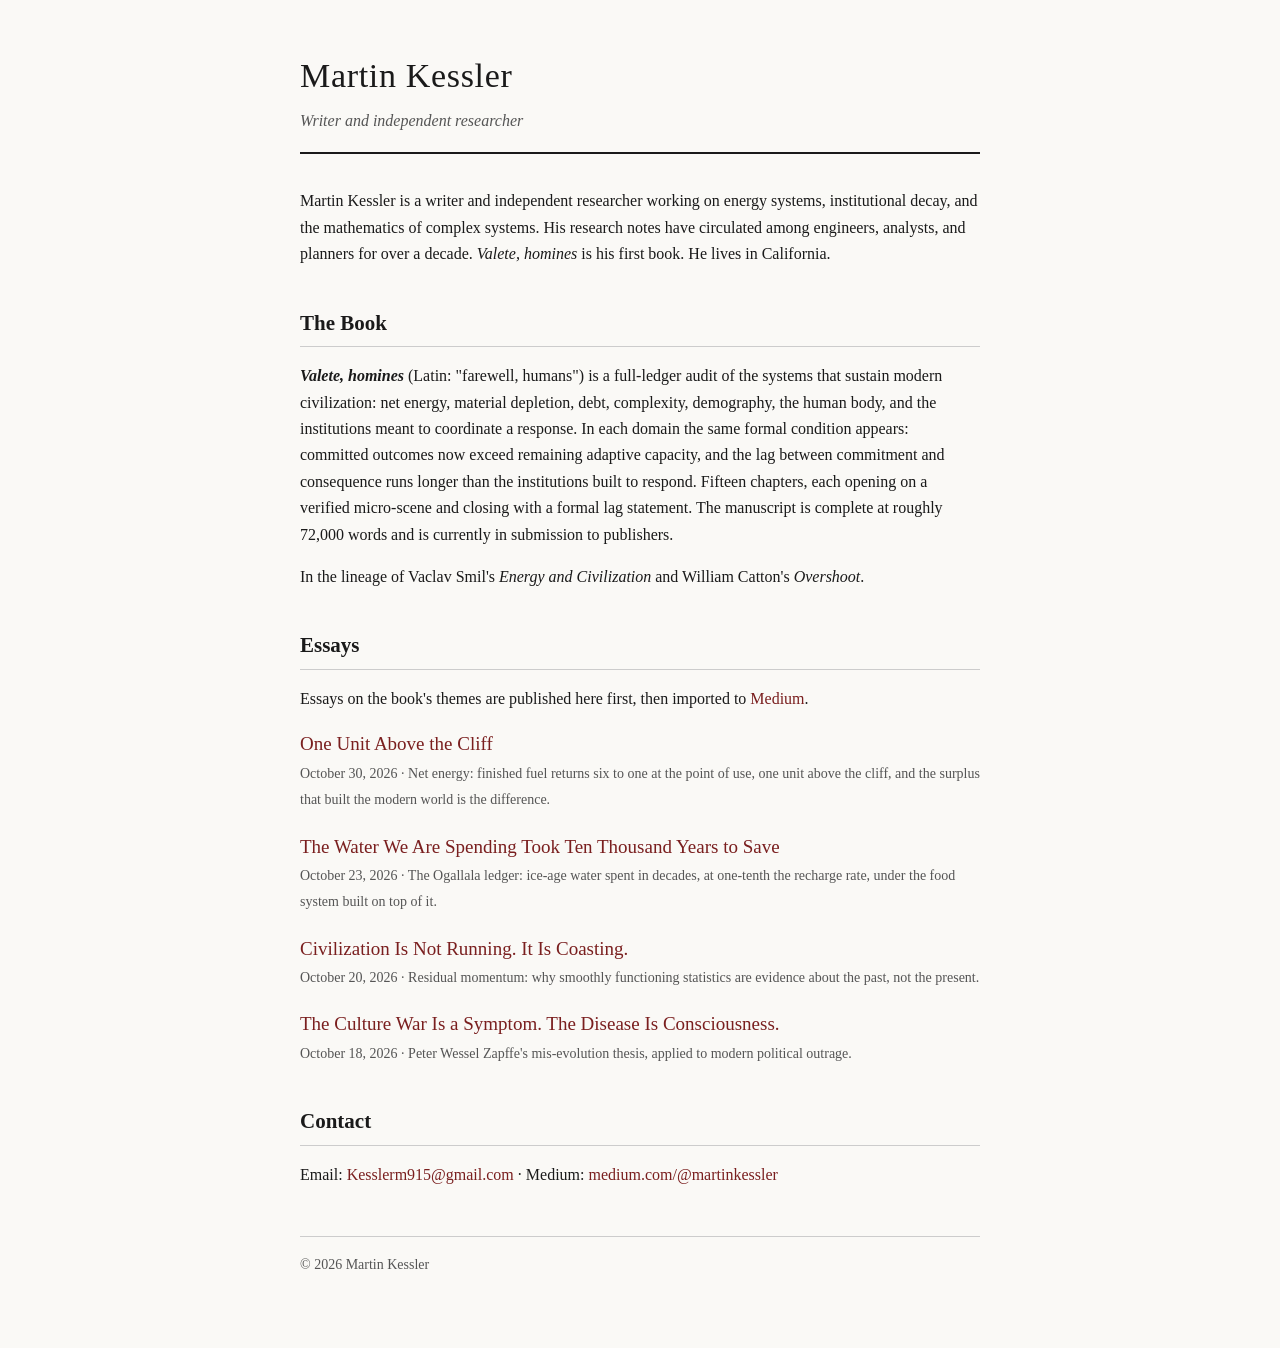
<file: index.html>
<!DOCTYPE html>
<html lang="en">
<head>
<meta charset="utf-8">
<meta name="viewport" content="width=device-width, initial-scale=1">
<title>Martin Kessler — Writer and Independent Researcher</title>
<meta name="description" content="Martin Kessler is a writer and independent researcher working on energy systems, institutional decay, and the mathematics of complex systems. Author of Valete, homines.">
<meta name="author" content="Martin Kessler">
<link rel="stylesheet" href="style.css">
</head>
<body>
<div class="wrap">
<header class="site">
<p class="name">Martin Kessler</p>
<p class="role">Writer and independent researcher</p>
</header>

<p>Martin Kessler is a writer and independent researcher working on energy systems, institutional decay, and the mathematics of complex systems. His research notes have circulated among engineers, analysts, and planners for over a decade. <i>Valete, homines</i> is his first book. He lives in California.</p>

<h2>The Book</h2>
<p><b><i>Valete, homines</i></b> (Latin: "farewell, humans") is a full-ledger audit of the systems that sustain modern civilization: net energy, material depletion, debt, complexity, demography, the human body, and the institutions meant to coordinate a response. In each domain the same formal condition appears: committed outcomes now exceed remaining adaptive capacity, and the lag between commitment and consequence runs longer than the institutions built to respond. Fifteen chapters, each opening on a verified micro-scene and closing with a formal lag statement. The manuscript is complete at roughly 72,000 words and is currently in submission to publishers.</p>
<p>In the lineage of Vaclav Smil's <i>Energy and Civilization</i> and William Catton's <i>Overshoot</i>.</p>

<h2>Essays</h2>
<p>Essays on the book's themes are published here first, then imported to <a href="https://medium.com/@martinkessler">Medium</a>.</p>
<ul class="essay-list">
<li><a class="t" href="essays/one-unit-above-the-cliff.html">One Unit Above the Cliff</a><br>
<span class="d">October 30, 2026 · Net energy: finished fuel returns six to one at the point of use, one unit above the cliff, and the surplus that built the modern world is the difference.</span></li>
<li><a class="t" href="essays/the-water-we-are-spending.html">The Water We Are Spending Took Ten Thousand Years to Save</a><br>
<span class="d">October 23, 2026 · The Ogallala ledger: ice-age water spent in decades, at one-tenth the recharge rate, under the food system built on top of it.</span></li>
<li><a class="t" href="essays/civilization-is-not-running-it-is-coasting.html">Civilization Is Not Running. It Is Coasting.</a><br>
<span class="d">October 20, 2026 · Residual momentum: why smoothly functioning statistics are evidence about the past, not the present.</span></li>
<li><a class="t" href="essays/the-culture-war-is-a-symptom.html">The Culture War Is a Symptom. The Disease Is Consciousness.</a><br>
<span class="d">October 18, 2026 · Peter Wessel Zapffe's mis-evolution thesis, applied to modern political outrage.</span></li>
</ul>

<h2>Contact</h2>
<p>Email: <a href="mailto:Kesslerm915@gmail.com">Kesslerm915@gmail.com</a> · Medium: <a href="https://medium.com/@martinkessler">medium.com/@martinkessler</a></p>

<footer class="site">© 2026 Martin Kessler</footer>
</div>
</body>
</html>
</file>
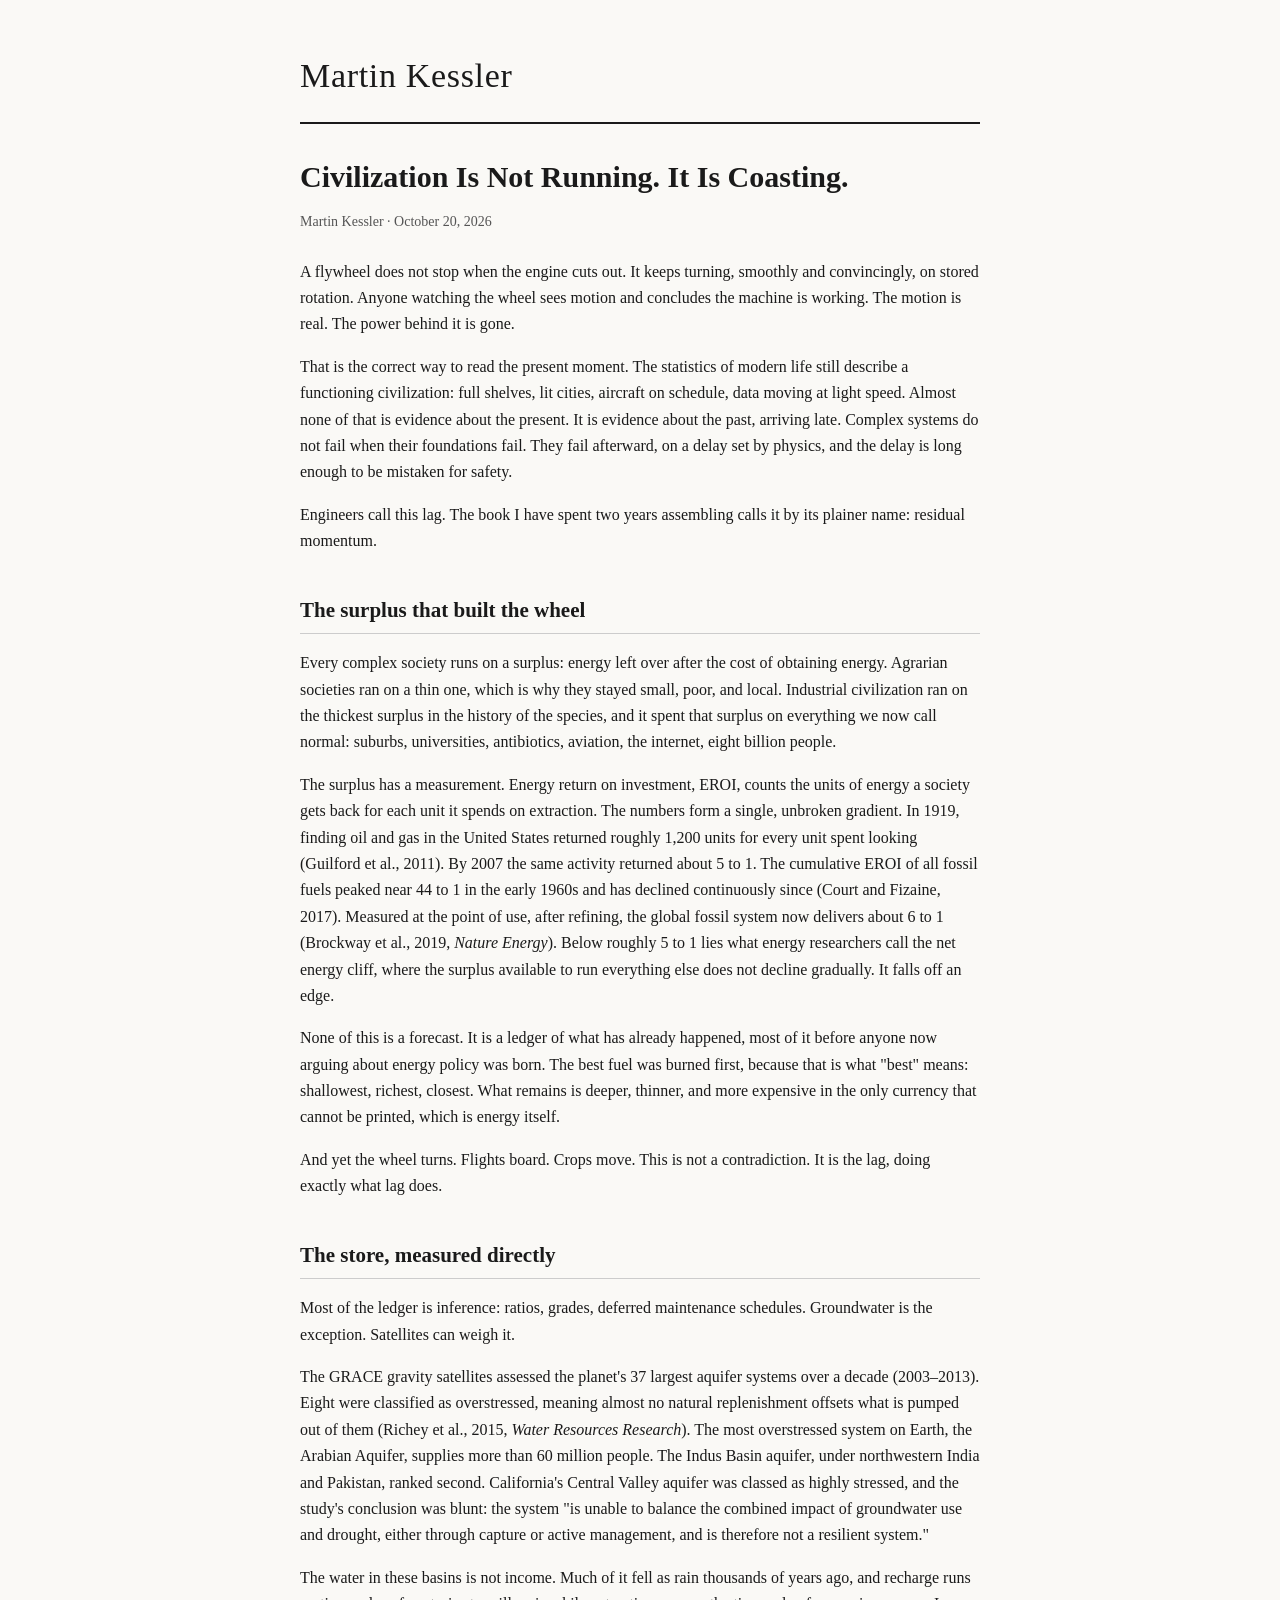
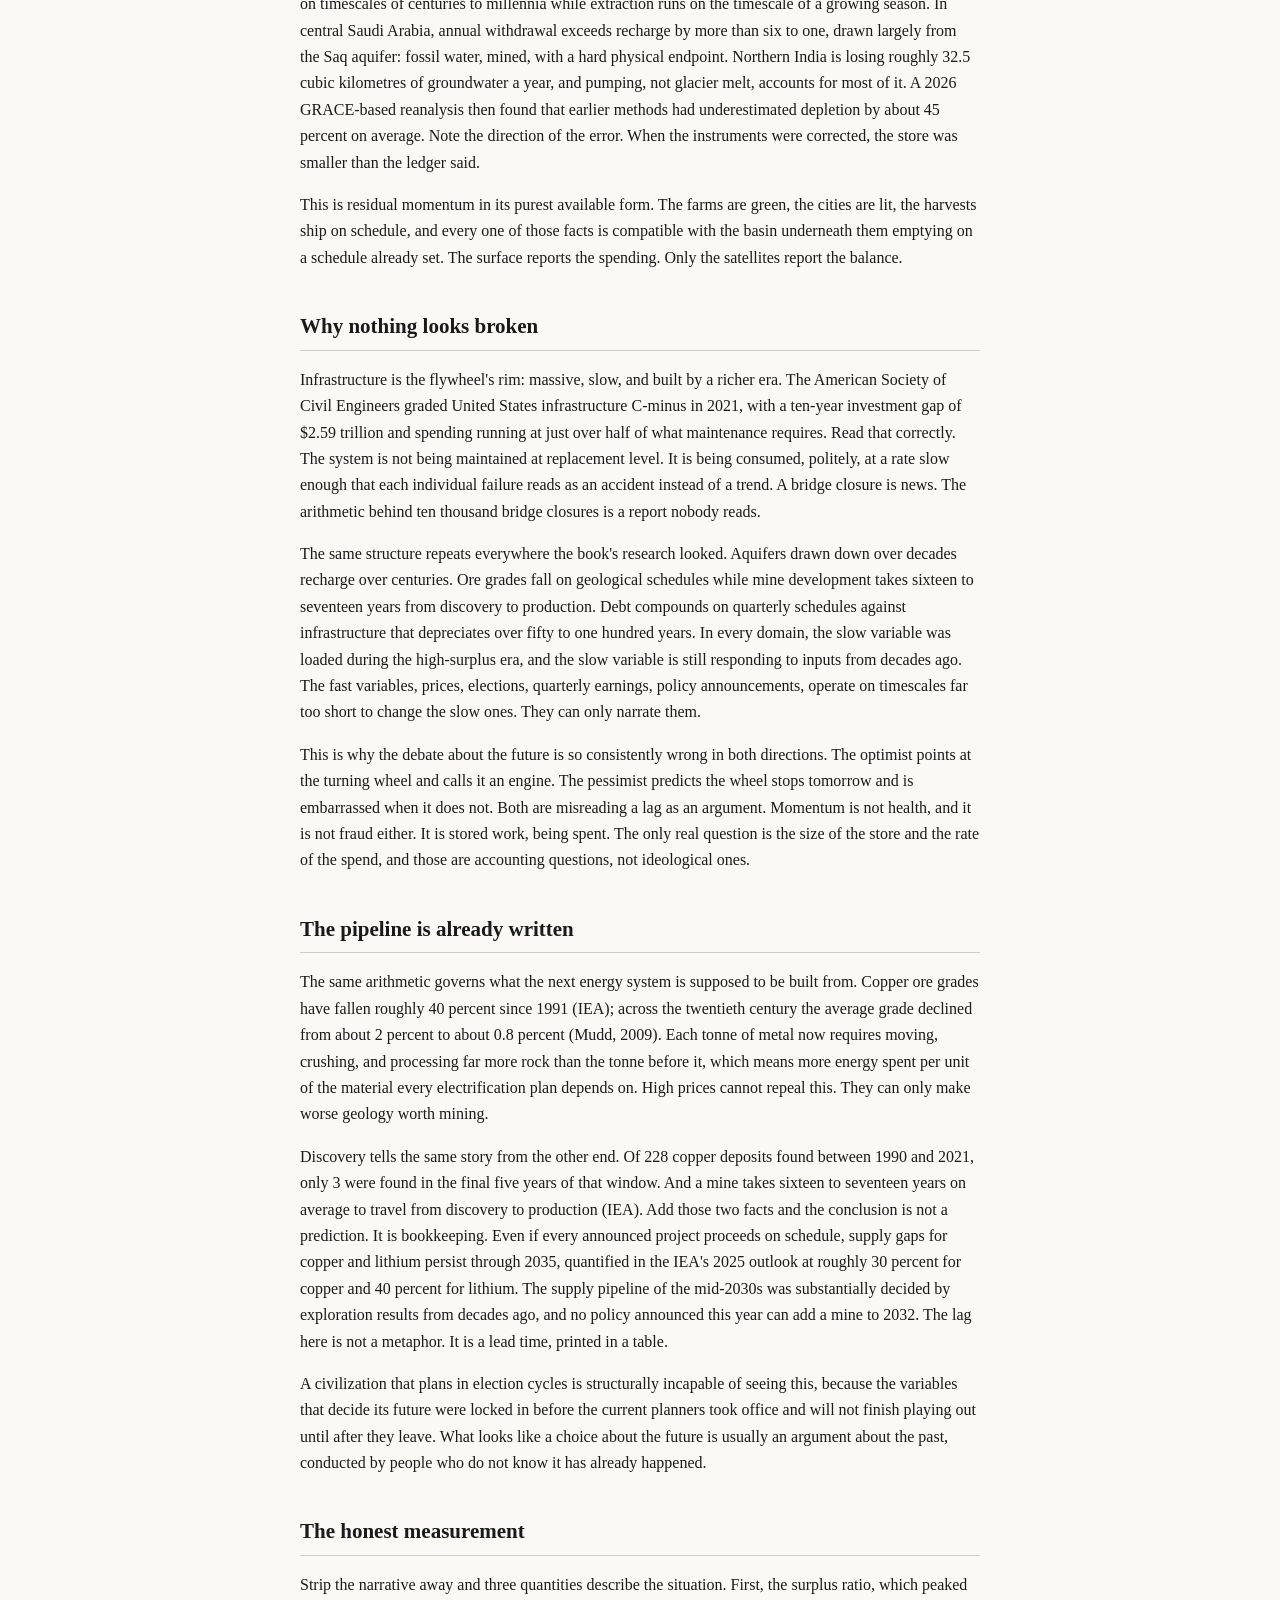
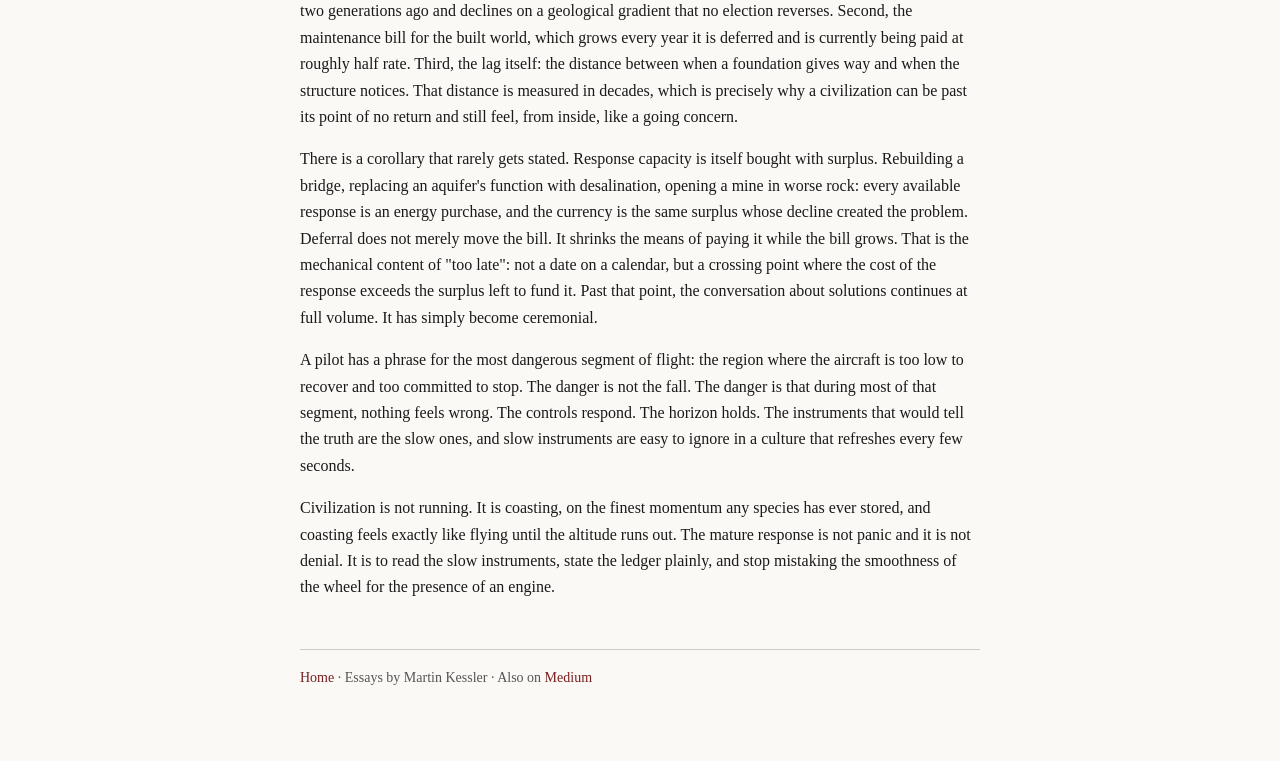
<file: essays/civilization-is-not-running-it-is-coasting.html>
<!DOCTYPE html>
<html lang="en">
<head>
<meta charset="utf-8">
<meta name="viewport" content="width=device-width, initial-scale=1">
<title>Civilization Is Not Running. It Is Coasting. — Martin Kessler</title>
<meta name="author" content="Martin Kessler">
<meta property="og:title" content="Civilization Is Not Running. It Is Coasting.">
<meta property="og:type" content="article">
<meta property="og:author" content="Martin Kessler">
<link rel="stylesheet" href="../style.css">
</head>
<body>
<div class="wrap">
<header class="site"><p class="name"><a href="../index.html" style="color:#1a1a1a">Martin Kessler</a></p></header>
<article>
<h1>Civilization Is Not Running. It Is Coasting.</h1>
<p class="byline">Martin Kessler · October 20, 2026</p>
<p>A flywheel does not stop when the engine cuts out. It keeps turning, smoothly and convincingly, on stored rotation. Anyone watching the wheel sees motion and concludes the machine is working. The motion is real. The power behind it is gone.</p>
<p>That is the correct way to read the present moment. The statistics of modern life still describe a functioning civilization: full shelves, lit cities, aircraft on schedule, data moving at light speed. Almost none of that is evidence about the present. It is evidence about the past, arriving late. Complex systems do not fail when their foundations fail. They fail afterward, on a delay set by physics, and the delay is long enough to be mistaken for safety.</p>
<p>Engineers call this lag. The book I have spent two years assembling calls it by its plainer name: residual momentum.</p>
<h2>The surplus that built the wheel</h2>
<p>Every complex society runs on a surplus: energy left over after the cost of obtaining energy. Agrarian societies ran on a thin one, which is why they stayed small, poor, and local. Industrial civilization ran on the thickest surplus in the history of the species, and it spent that surplus on everything we now call normal: suburbs, universities, antibiotics, aviation, the internet, eight billion people.</p>
<p>The surplus has a measurement. Energy return on investment, EROI, counts the units of energy a society gets back for each unit it spends on extraction. The numbers form a single, unbroken gradient. In 1919, finding oil and gas in the United States returned roughly 1,200 units for every unit spent looking (Guilford et al., 2011). By 2007 the same activity returned about 5 to 1. The cumulative EROI of all fossil fuels peaked near 44 to 1 in the early 1960s and has declined continuously since (Court and Fizaine, 2017). Measured at the point of use, after refining, the global fossil system now delivers about 6 to 1 (Brockway et al., 2019, <em>Nature Energy</em>). Below roughly 5 to 1 lies what energy researchers call the net energy cliff, where the surplus available to run everything else does not decline gradually. It falls off an edge.</p>
<p>None of this is a forecast. It is a ledger of what has already happened, most of it before anyone now arguing about energy policy was born. The best fuel was burned first, because that is what "best" means: shallowest, richest, closest. What remains is deeper, thinner, and more expensive in the only currency that cannot be printed, which is energy itself.</p>
<p>And yet the wheel turns. Flights board. Crops move. This is not a contradiction. It is the lag, doing exactly what lag does.</p>
<h2>The store, measured directly</h2>
<p>Most of the ledger is inference: ratios, grades, deferred maintenance schedules. Groundwater is the exception. Satellites can weigh it.</p>
<p>The GRACE gravity satellites assessed the planet's 37 largest aquifer systems over a decade (2003–2013). Eight were classified as overstressed, meaning almost no natural replenishment offsets what is pumped out of them (Richey et al., 2015, <em>Water Resources Research</em>). The most overstressed system on Earth, the Arabian Aquifer, supplies more than 60 million people. The Indus Basin aquifer, under northwestern India and Pakistan, ranked second. California's Central Valley aquifer was classed as highly stressed, and the study's conclusion was blunt: the system "is unable to balance the combined impact of groundwater use and drought, either through capture or active management, and is therefore not a resilient system."</p>
<p>The water in these basins is not income. Much of it fell as rain thousands of years ago, and recharge runs on timescales of centuries to millennia while extraction runs on the timescale of a growing season. In central Saudi Arabia, annual withdrawal exceeds recharge by more than six to one, drawn largely from the Saq aquifer: fossil water, mined, with a hard physical endpoint. Northern India is losing roughly 32.5 cubic kilometres of groundwater a year, and pumping, not glacier melt, accounts for most of it. A 2026 GRACE-based reanalysis then found that earlier methods had underestimated depletion by about 45 percent on average. Note the direction of the error. When the instruments were corrected, the store was smaller than the ledger said.</p>
<p>This is residual momentum in its purest available form. The farms are green, the cities are lit, the harvests ship on schedule, and every one of those facts is compatible with the basin underneath them emptying on a schedule already set. The surface reports the spending. Only the satellites report the balance.</p>
<h2>Why nothing looks broken</h2>
<p>Infrastructure is the flywheel's rim: massive, slow, and built by a richer era. The American Society of Civil Engineers graded United States infrastructure C-minus in 2021, with a ten-year investment gap of $2.59 trillion and spending running at just over half of what maintenance requires. Read that correctly. The system is not being maintained at replacement level. It is being consumed, politely, at a rate slow enough that each individual failure reads as an accident instead of a trend. A bridge closure is news. The arithmetic behind ten thousand bridge closures is a report nobody reads.</p>
<p>The same structure repeats everywhere the book's research looked. Aquifers drawn down over decades recharge over centuries. Ore grades fall on geological schedules while mine development takes sixteen to seventeen years from discovery to production. Debt compounds on quarterly schedules against infrastructure that depreciates over fifty to one hundred years. In every domain, the slow variable was loaded during the high-surplus era, and the slow variable is still responding to inputs from decades ago. The fast variables, prices, elections, quarterly earnings, policy announcements, operate on timescales far too short to change the slow ones. They can only narrate them.</p>
<p>This is why the debate about the future is so consistently wrong in both directions. The optimist points at the turning wheel and calls it an engine. The pessimist predicts the wheel stops tomorrow and is embarrassed when it does not. Both are misreading a lag as an argument. Momentum is not health, and it is not fraud either. It is stored work, being spent. The only real question is the size of the store and the rate of the spend, and those are accounting questions, not ideological ones.</p>
<h2>The pipeline is already written</h2>
<p>The same arithmetic governs what the next energy system is supposed to be built from. Copper ore grades have fallen roughly 40 percent since 1991 (IEA); across the twentieth century the average grade declined from about 2 percent to about 0.8 percent (Mudd, 2009). Each tonne of metal now requires moving, crushing, and processing far more rock than the tonne before it, which means more energy spent per unit of the material every electrification plan depends on. High prices cannot repeal this. They can only make worse geology worth mining.</p>
<p>Discovery tells the same story from the other end. Of 228 copper deposits found between 1990 and 2021, only 3 were found in the final five years of that window. And a mine takes sixteen to seventeen years on average to travel from discovery to production (IEA). Add those two facts and the conclusion is not a prediction. It is bookkeeping. Even if every announced project proceeds on schedule, supply gaps for copper and lithium persist through 2035, quantified in the IEA's 2025 outlook at roughly 30 percent for copper and 40 percent for lithium. The supply pipeline of the mid-2030s was substantially decided by exploration results from decades ago, and no policy announced this year can add a mine to 2032. The lag here is not a metaphor. It is a lead time, printed in a table.</p>
<p>A civilization that plans in election cycles is structurally incapable of seeing this, because the variables that decide its future were locked in before the current planners took office and will not finish playing out until after they leave. What looks like a choice about the future is usually an argument about the past, conducted by people who do not know it has already happened.</p>
<h2>The honest measurement</h2>
<p>Strip the narrative away and three quantities describe the situation. First, the surplus ratio, which peaked two generations ago and declines on a geological gradient that no election reverses. Second, the maintenance bill for the built world, which grows every year it is deferred and is currently being paid at roughly half rate. Third, the lag itself: the distance between when a foundation gives way and when the structure notices. That distance is measured in decades, which is precisely why a civilization can be past its point of no return and still feel, from inside, like a going concern.</p>
<p>There is a corollary that rarely gets stated. Response capacity is itself bought with surplus. Rebuilding a bridge, replacing an aquifer's function with desalination, opening a mine in worse rock: every available response is an energy purchase, and the currency is the same surplus whose decline created the problem. Deferral does not merely move the bill. It shrinks the means of paying it while the bill grows. That is the mechanical content of "too late": not a date on a calendar, but a crossing point where the cost of the response exceeds the surplus left to fund it. Past that point, the conversation about solutions continues at full volume. It has simply become ceremonial.</p>
<p>A pilot has a phrase for the most dangerous segment of flight: the region where the aircraft is too low to recover and too committed to stop. The danger is not the fall. The danger is that during most of that segment, nothing feels wrong. The controls respond. The horizon holds. The instruments that would tell the truth are the slow ones, and slow instruments are easy to ignore in a culture that refreshes every few seconds.</p>
<p>Civilization is not running. It is coasting, on the finest momentum any species has ever stored, and coasting feels exactly like flying until the altitude runs out. The mature response is not panic and it is not denial. It is to read the slow instruments, state the ledger plainly, and stop mistaking the smoothness of the wheel for the presence of an engine.</p>
</article>
<footer class="site"><a href="../index.html">Home</a> · Essays by Martin Kessler · Also on <a href="https://medium.com/@martinkessler">Medium</a></footer>
</div>
</body>
</html>
</file>
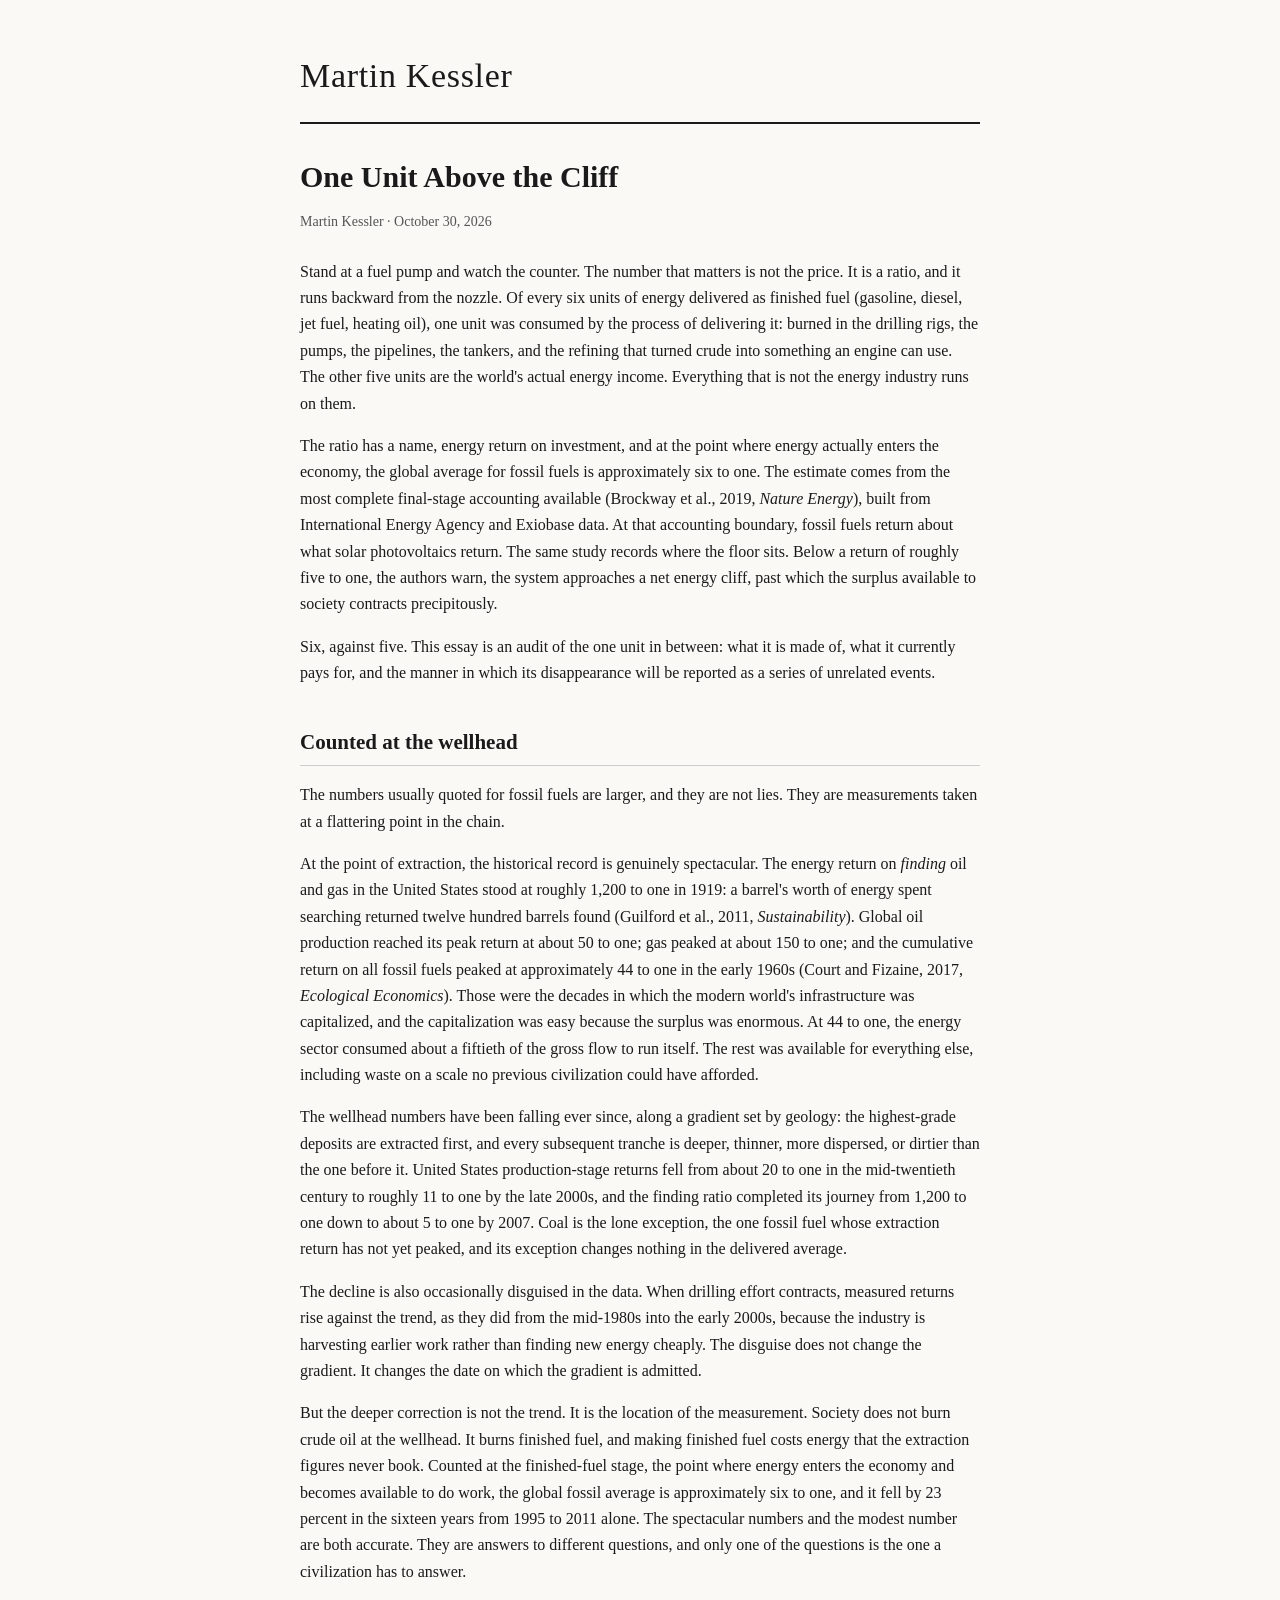
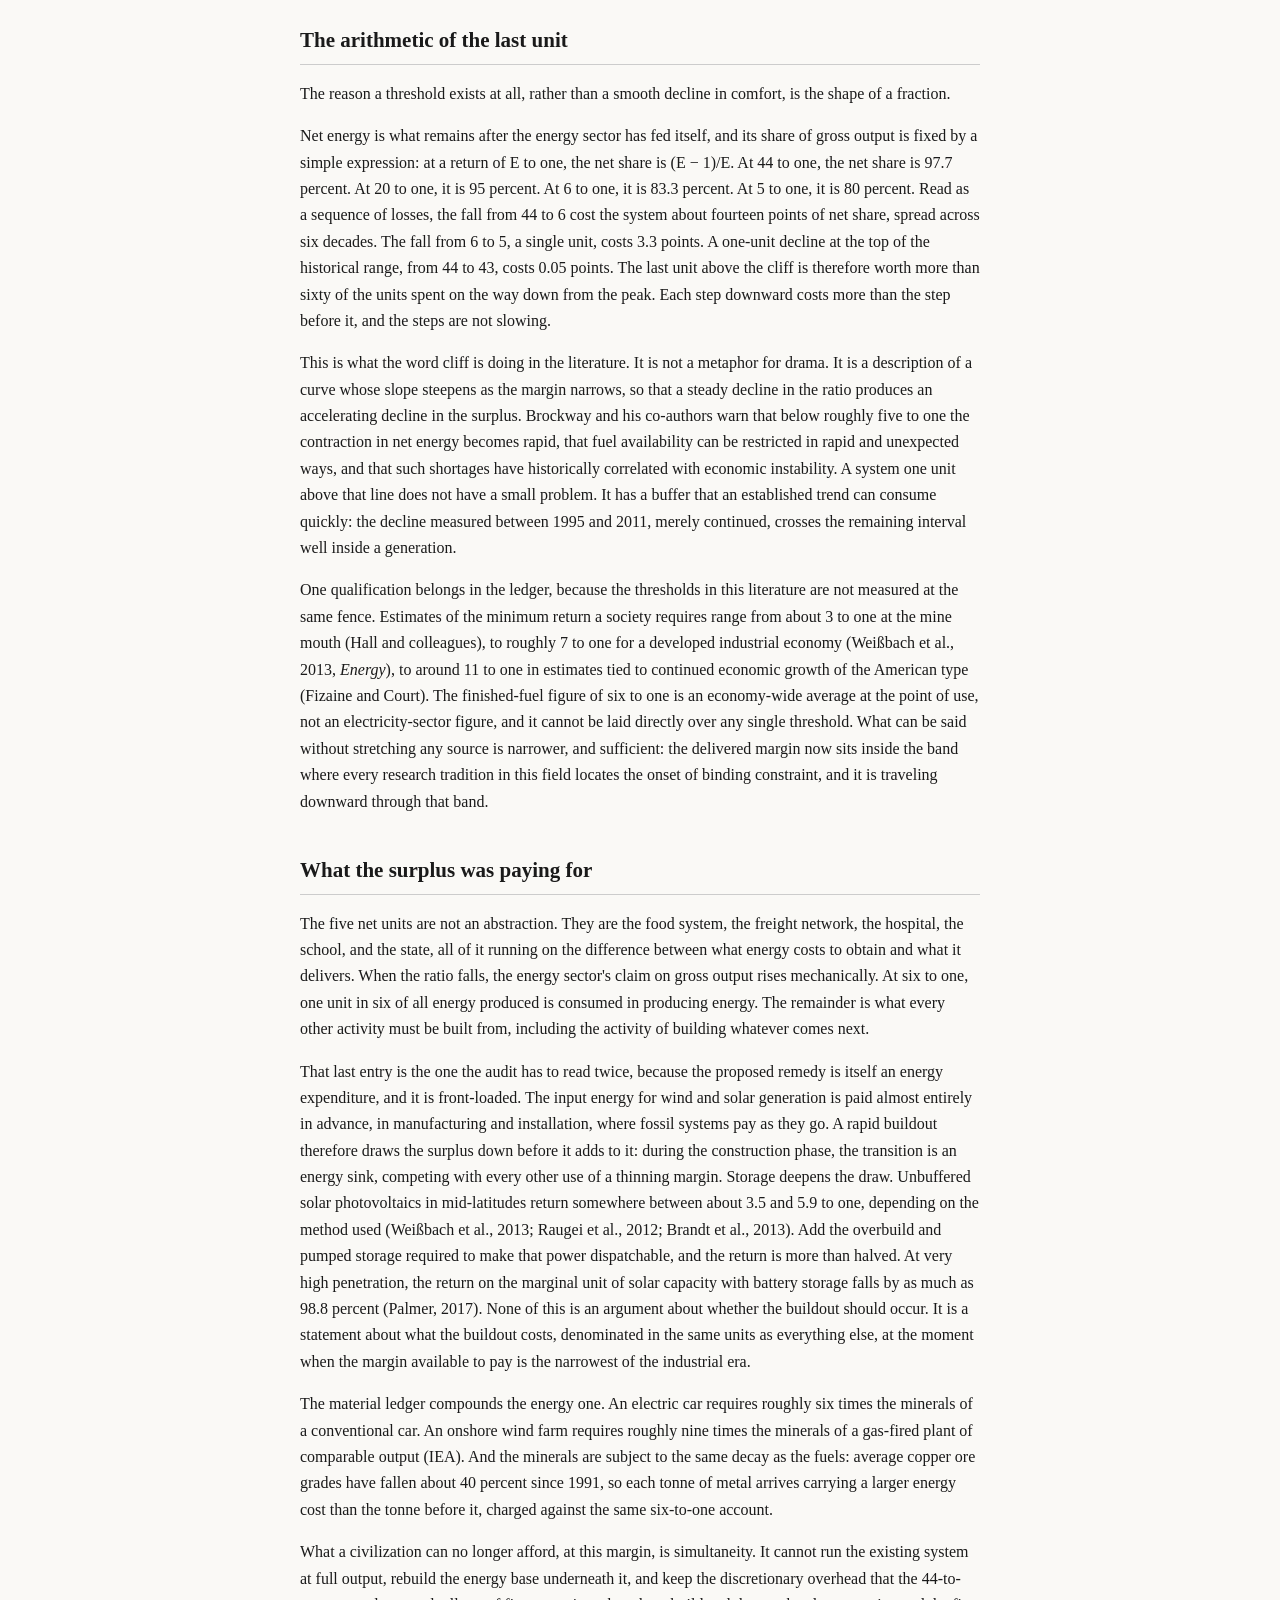
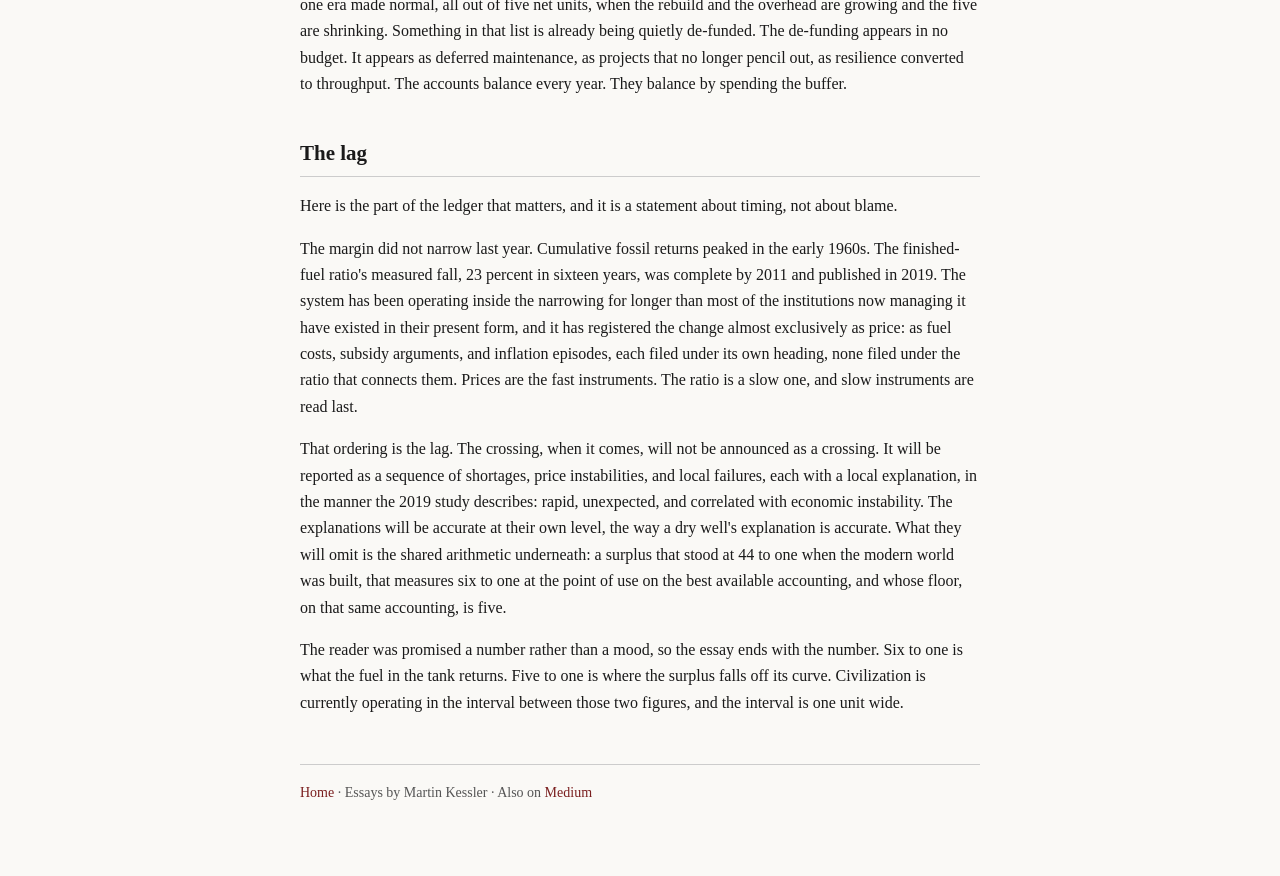
<file: essays/one-unit-above-the-cliff.html>
<!DOCTYPE html>
<html lang="en">
<head>
<meta charset="utf-8">
<meta name="viewport" content="width=device-width, initial-scale=1">
<title>One Unit Above the Cliff — Martin Kessler</title>
<meta name="author" content="Martin Kessler">
<meta property="og:title" content="One Unit Above the Cliff">
<meta property="og:type" content="article">
<meta property="og:author" content="Martin Kessler">
<link rel="stylesheet" href="../style.css">
</head>
<body>
<div class="wrap">
<header class="site"><p class="name"><a href="../index.html" style="color:#1a1a1a">Martin Kessler</a></p></header>
<article>
<h1>One Unit Above the Cliff</h1>
<p class="byline">Martin Kessler · October 30, 2026</p>
<p>Stand at a fuel pump and watch the counter. The number that matters is not the price. It is a ratio, and it runs backward from the nozzle. Of every six units of energy delivered as finished fuel (gasoline, diesel, jet fuel, heating oil), one unit was consumed by the process of delivering it: burned in the drilling rigs, the pumps, the pipelines, the tankers, and the refining that turned crude into something an engine can use. The other five units are the world&#x27;s actual energy income. Everything that is not the energy industry runs on them.</p>
<p>The ratio has a name, energy return on investment, and at the point where energy actually enters the economy, the global average for fossil fuels is approximately six to one. The estimate comes from the most complete final-stage accounting available (Brockway et al., 2019, <em>Nature Energy</em>), built from International Energy Agency and Exiobase data. At that accounting boundary, fossil fuels return about what solar photovoltaics return. The same study records where the floor sits. Below a return of roughly five to one, the authors warn, the system approaches a net energy cliff, past which the surplus available to society contracts precipitously.</p>
<p>Six, against five. This essay is an audit of the one unit in between: what it is made of, what it currently pays for, and the manner in which its disappearance will be reported as a series of unrelated events.</p>
<h2>Counted at the wellhead</h2>
<p>The numbers usually quoted for fossil fuels are larger, and they are not lies. They are measurements taken at a flattering point in the chain.</p>
<p>At the point of extraction, the historical record is genuinely spectacular. The energy return on <em>finding</em> oil and gas in the United States stood at roughly 1,200 to one in 1919: a barrel&#x27;s worth of energy spent searching returned twelve hundred barrels found (Guilford et al., 2011, <em>Sustainability</em>). Global oil production reached its peak return at about 50 to one; gas peaked at about 150 to one; and the cumulative return on all fossil fuels peaked at approximately 44 to one in the early 1960s (Court and Fizaine, 2017, <em>Ecological Economics</em>). Those were the decades in which the modern world&#x27;s infrastructure was capitalized, and the capitalization was easy because the surplus was enormous. At 44 to one, the energy sector consumed about a fiftieth of the gross flow to run itself. The rest was available for everything else, including waste on a scale no previous civilization could have afforded.</p>
<p>The wellhead numbers have been falling ever since, along a gradient set by geology: the highest-grade deposits are extracted first, and every subsequent tranche is deeper, thinner, more dispersed, or dirtier than the one before it. United States production-stage returns fell from about 20 to one in the mid-twentieth century to roughly 11 to one by the late 2000s, and the finding ratio completed its journey from 1,200 to one down to about 5 to one by 2007. Coal is the lone exception, the one fossil fuel whose extraction return has not yet peaked, and its exception changes nothing in the delivered average.</p>
<p>The decline is also occasionally disguised in the data. When drilling effort contracts, measured returns rise against the trend, as they did from the mid-1980s into the early 2000s, because the industry is harvesting earlier work rather than finding new energy cheaply. The disguise does not change the gradient. It changes the date on which the gradient is admitted.</p>
<p>But the deeper correction is not the trend. It is the location of the measurement. Society does not burn crude oil at the wellhead. It burns finished fuel, and making finished fuel costs energy that the extraction figures never book. Counted at the finished-fuel stage, the point where energy enters the economy and becomes available to do work, the global fossil average is approximately six to one, and it fell by 23 percent in the sixteen years from 1995 to 2011 alone. The spectacular numbers and the modest number are both accurate. They are answers to different questions, and only one of the questions is the one a civilization has to answer.</p>
<h2>The arithmetic of the last unit</h2>
<p>The reason a threshold exists at all, rather than a smooth decline in comfort, is the shape of a fraction.</p>
<p>Net energy is what remains after the energy sector has fed itself, and its share of gross output is fixed by a simple expression: at a return of E to one, the net share is (E − 1)/E. At 44 to one, the net share is 97.7 percent. At 20 to one, it is 95 percent. At 6 to one, it is 83.3 percent. At 5 to one, it is 80 percent. Read as a sequence of losses, the fall from 44 to 6 cost the system about fourteen points of net share, spread across six decades. The fall from 6 to 5, a single unit, costs 3.3 points. A one-unit decline at the top of the historical range, from 44 to 43, costs 0.05 points. The last unit above the cliff is therefore worth more than sixty of the units spent on the way down from the peak. Each step downward costs more than the step before it, and the steps are not slowing.</p>
<p>This is what the word cliff is doing in the literature. It is not a metaphor for drama. It is a description of a curve whose slope steepens as the margin narrows, so that a steady decline in the ratio produces an accelerating decline in the surplus. Brockway and his co-authors warn that below roughly five to one the contraction in net energy becomes rapid, that fuel availability can be restricted in rapid and unexpected ways, and that such shortages have historically correlated with economic instability. A system one unit above that line does not have a small problem. It has a buffer that an established trend can consume quickly: the decline measured between 1995 and 2011, merely continued, crosses the remaining interval well inside a generation.</p>
<p>One qualification belongs in the ledger, because the thresholds in this literature are not measured at the same fence. Estimates of the minimum return a society requires range from about 3 to one at the mine mouth (Hall and colleagues), to roughly 7 to one for a developed industrial economy (Weißbach et al., 2013, <em>Energy</em>), to around 11 to one in estimates tied to continued economic growth of the American type (Fizaine and Court). The finished-fuel figure of six to one is an economy-wide average at the point of use, not an electricity-sector figure, and it cannot be laid directly over any single threshold. What can be said without stretching any source is narrower, and sufficient: the delivered margin now sits inside the band where every research tradition in this field locates the onset of binding constraint, and it is traveling downward through that band.</p>
<h2>What the surplus was paying for</h2>
<p>The five net units are not an abstraction. They are the food system, the freight network, the hospital, the school, and the state, all of it running on the difference between what energy costs to obtain and what it delivers. When the ratio falls, the energy sector&#x27;s claim on gross output rises mechanically. At six to one, one unit in six of all energy produced is consumed in producing energy. The remainder is what every other activity must be built from, including the activity of building whatever comes next.</p>
<p>That last entry is the one the audit has to read twice, because the proposed remedy is itself an energy expenditure, and it is front-loaded. The input energy for wind and solar generation is paid almost entirely in advance, in manufacturing and installation, where fossil systems pay as they go. A rapid buildout therefore draws the surplus down before it adds to it: during the construction phase, the transition is an energy sink, competing with every other use of a thinning margin. Storage deepens the draw. Unbuffered solar photovoltaics in mid-latitudes return somewhere between about 3.5 and 5.9 to one, depending on the method used (Weißbach et al., 2013; Raugei et al., 2012; Brandt et al., 2013). Add the overbuild and pumped storage required to make that power dispatchable, and the return is more than halved. At very high penetration, the return on the marginal unit of solar capacity with battery storage falls by as much as 98.8 percent (Palmer, 2017). None of this is an argument about whether the buildout should occur. It is a statement about what the buildout costs, denominated in the same units as everything else, at the moment when the margin available to pay is the narrowest of the industrial era.</p>
<p>The material ledger compounds the energy one. An electric car requires roughly six times the minerals of a conventional car. An onshore wind farm requires roughly nine times the minerals of a gas-fired plant of comparable output (IEA). And the minerals are subject to the same decay as the fuels: average copper ore grades have fallen about 40 percent since 1991, so each tonne of metal arrives carrying a larger energy cost than the tonne before it, charged against the same six-to-one account.</p>
<p>What a civilization can no longer afford, at this margin, is simultaneity. It cannot run the existing system at full output, rebuild the energy base underneath it, and keep the discretionary overhead that the 44-to-one era made normal, all out of five net units, when the rebuild and the overhead are growing and the five are shrinking. Something in that list is already being quietly de-funded. The de-funding appears in no budget. It appears as deferred maintenance, as projects that no longer pencil out, as resilience converted to throughput. The accounts balance every year. They balance by spending the buffer.</p>
<h2>The lag</h2>
<p>Here is the part of the ledger that matters, and it is a statement about timing, not about blame.</p>
<p>The margin did not narrow last year. Cumulative fossil returns peaked in the early 1960s. The finished-fuel ratio&#x27;s measured fall, 23 percent in sixteen years, was complete by 2011 and published in 2019. The system has been operating inside the narrowing for longer than most of the institutions now managing it have existed in their present form, and it has registered the change almost exclusively as price: as fuel costs, subsidy arguments, and inflation episodes, each filed under its own heading, none filed under the ratio that connects them. Prices are the fast instruments. The ratio is a slow one, and slow instruments are read last.</p>
<p>That ordering is the lag. The crossing, when it comes, will not be announced as a crossing. It will be reported as a sequence of shortages, price instabilities, and local failures, each with a local explanation, in the manner the 2019 study describes: rapid, unexpected, and correlated with economic instability. The explanations will be accurate at their own level, the way a dry well&#x27;s explanation is accurate. What they will omit is the shared arithmetic underneath: a surplus that stood at 44 to one when the modern world was built, that measures six to one at the point of use on the best available accounting, and whose floor, on that same accounting, is five.</p>
<p>The reader was promised a number rather than a mood, so the essay ends with the number. Six to one is what the fuel in the tank returns. Five to one is where the surplus falls off its curve. Civilization is currently operating in the interval between those two figures, and the interval is one unit wide.</p>
</article>
<footer class="site"><a href="../index.html">Home</a> · Essays by Martin Kessler · Also on <a href="https://medium.com/@martinkessler">Medium</a></footer>
</div>
</body>
</html>
</file>
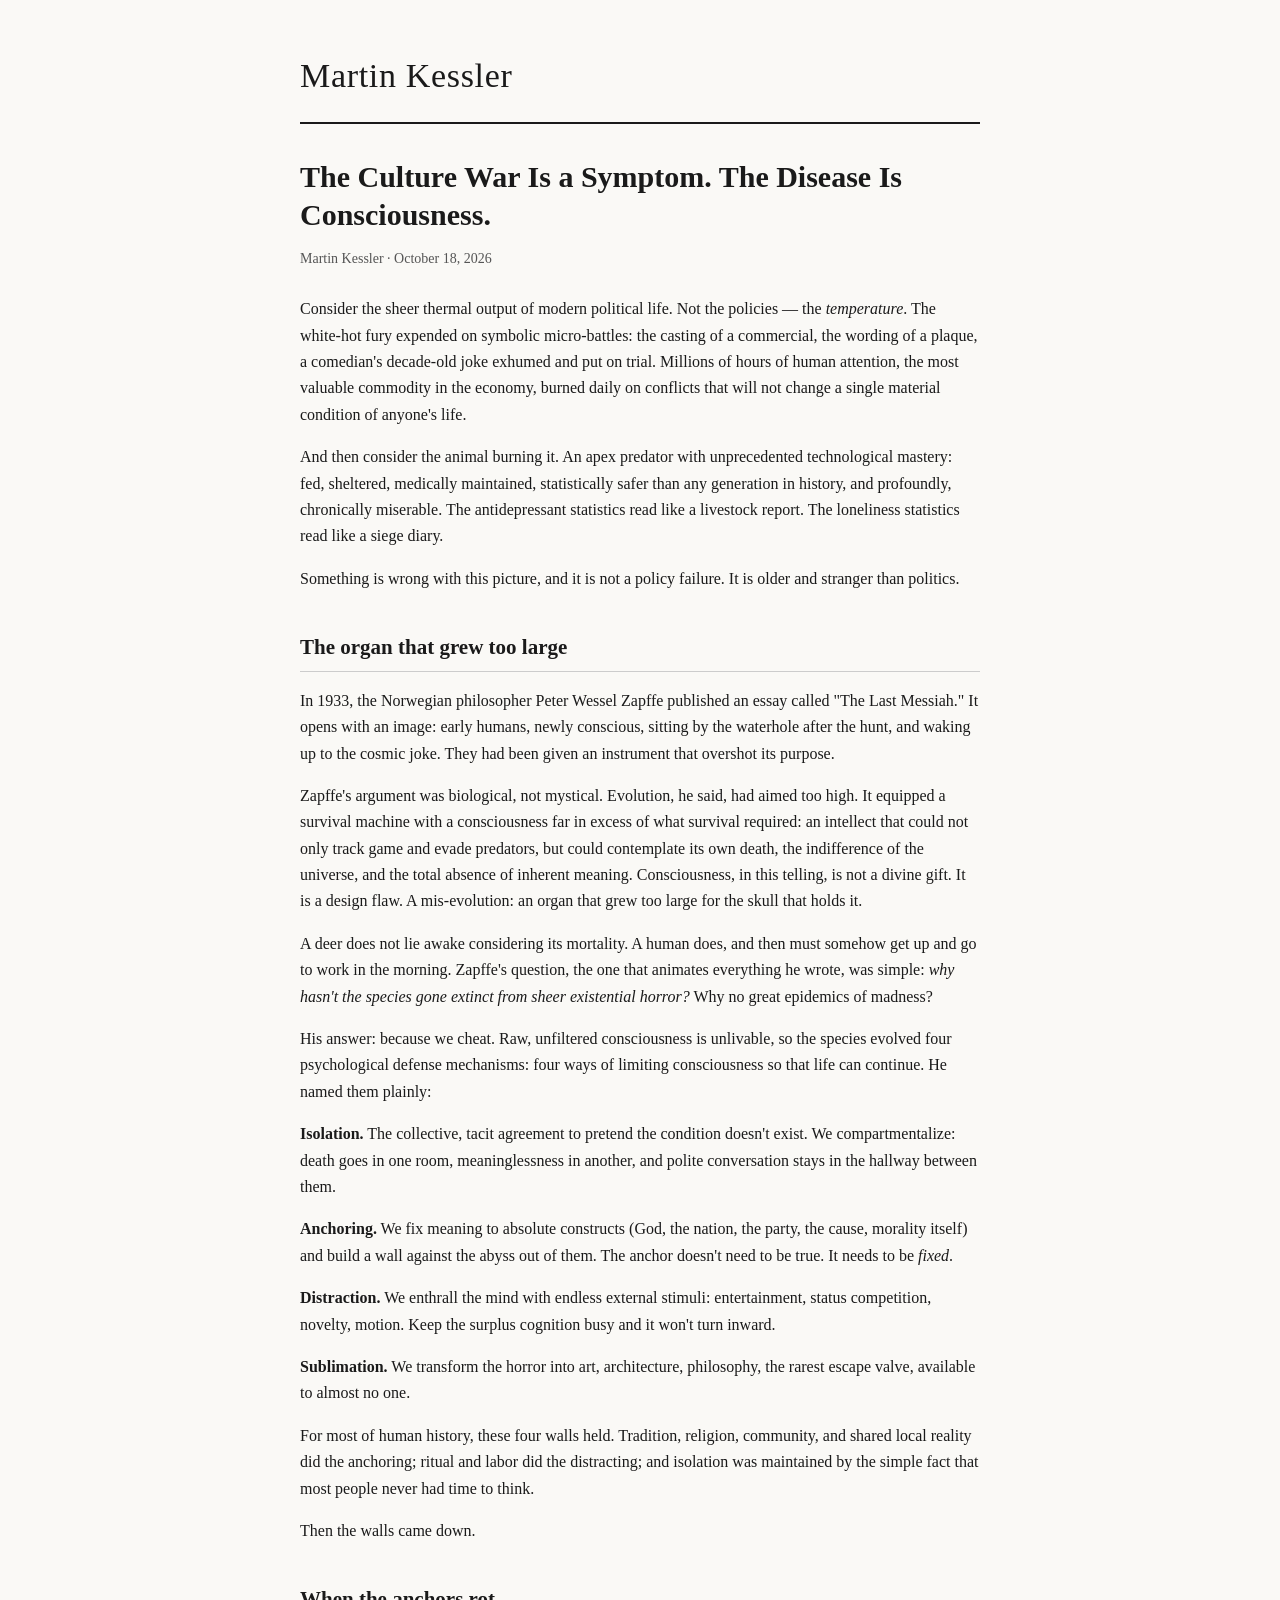
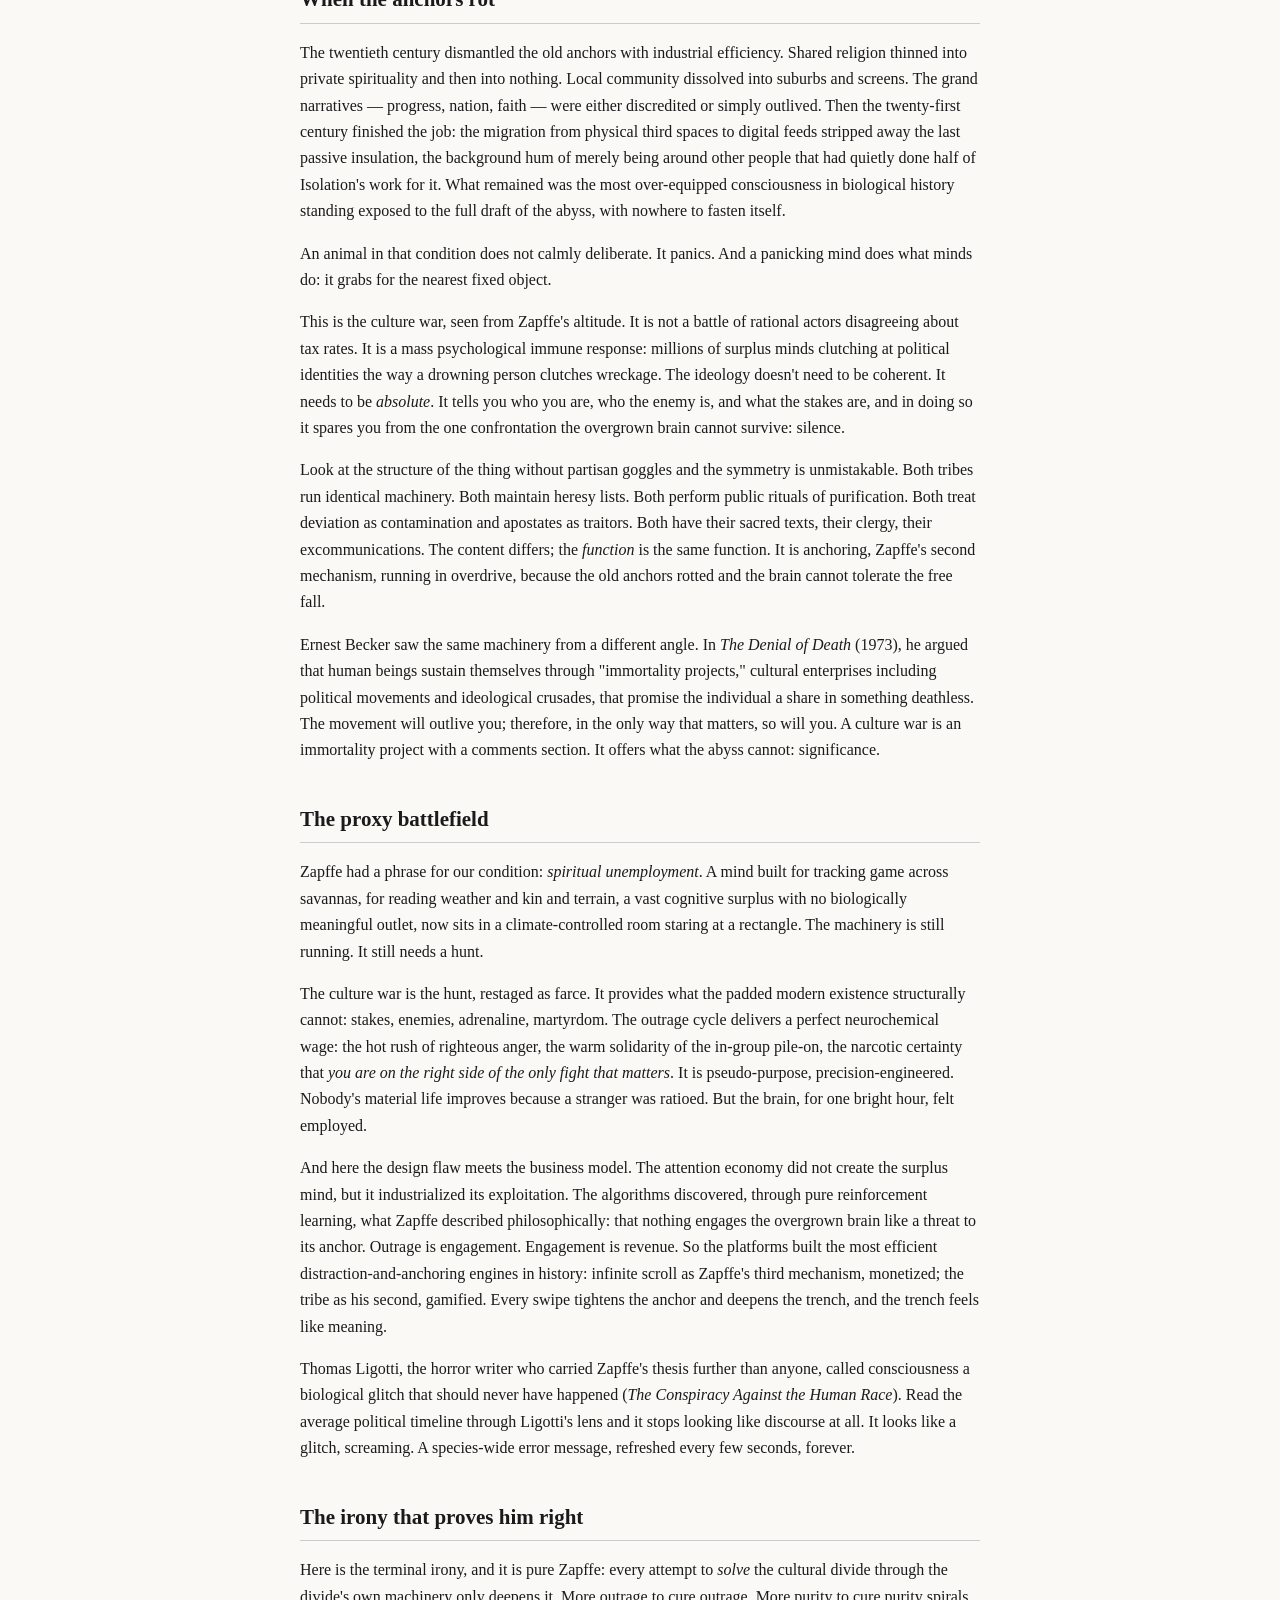
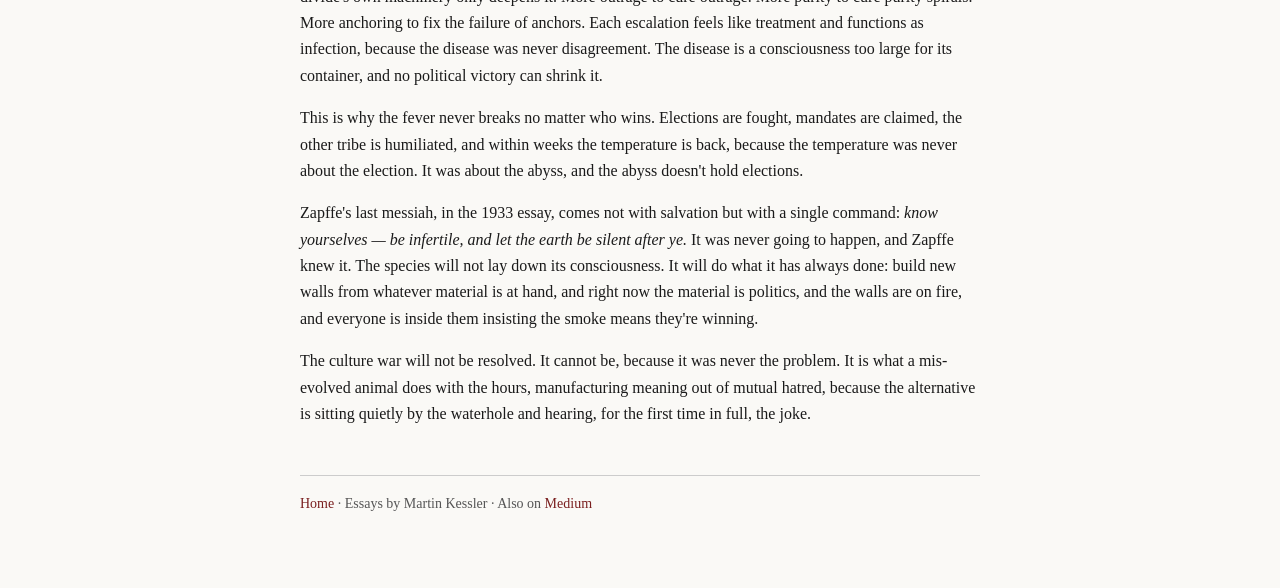
<file: essays/the-culture-war-is-a-symptom.html>
<!DOCTYPE html>
<html lang="en">
<head>
<meta charset="utf-8">
<meta name="viewport" content="width=device-width, initial-scale=1">
<title>The Culture War Is a Symptom. The Disease Is Consciousness. — Martin Kessler</title>
<meta name="author" content="Martin Kessler">
<meta property="og:title" content="The Culture War Is a Symptom. The Disease Is Consciousness.">
<meta property="og:type" content="article">
<meta property="og:author" content="Martin Kessler">
<link rel="stylesheet" href="../style.css">
</head>
<body>
<div class="wrap">
<header class="site"><p class="name"><a href="../index.html" style="color:#1a1a1a">Martin Kessler</a></p></header>
<article>
<h1>The Culture War Is a Symptom. The Disease Is Consciousness.</h1>
<p class="byline">Martin Kessler · October 18, 2026</p>
<p>Consider the sheer thermal output of modern political life. Not the policies — the <em>temperature</em>. The white-hot fury expended on symbolic micro-battles: the casting of a commercial, the wording of a plaque, a comedian's decade-old joke exhumed and put on trial. Millions of hours of human attention, the most valuable commodity in the economy, burned daily on conflicts that will not change a single material condition of anyone's life.</p>
<p>And then consider the animal burning it. An apex predator with unprecedented technological mastery: fed, sheltered, medically maintained, statistically safer than any generation in history, and profoundly, chronically miserable. The antidepressant statistics read like a livestock report. The loneliness statistics read like a siege diary.</p>
<p>Something is wrong with this picture, and it is not a policy failure. It is older and stranger than politics.</p>
<h2>The organ that grew too large</h2>
<p>In 1933, the Norwegian philosopher Peter Wessel Zapffe published an essay called "The Last Messiah." It opens with an image: early humans, newly conscious, sitting by the waterhole after the hunt, and waking up to the cosmic joke. They had been given an instrument that overshot its purpose.</p>
<p>Zapffe's argument was biological, not mystical. Evolution, he said, had aimed too high. It equipped a survival machine with a consciousness far in excess of what survival required: an intellect that could not only track game and evade predators, but could contemplate its own death, the indifference of the universe, and the total absence of inherent meaning. Consciousness, in this telling, is not a divine gift. It is a design flaw. A mis-evolution: an organ that grew too large for the skull that holds it.</p>
<p>A deer does not lie awake considering its mortality. A human does, and then must somehow get up and go to work in the morning. Zapffe's question, the one that animates everything he wrote, was simple: <em>why hasn't the species gone extinct from sheer existential horror?</em> Why no great epidemics of madness?</p>
<p>His answer: because we cheat. Raw, unfiltered consciousness is unlivable, so the species evolved four psychological defense mechanisms: four ways of limiting consciousness so that life can continue. He named them plainly:</p>
<p><strong>Isolation.</strong> The collective, tacit agreement to pretend the condition doesn't exist. We compartmentalize: death goes in one room, meaninglessness in another, and polite conversation stays in the hallway between them.</p>
<p><strong>Anchoring.</strong> We fix meaning to absolute constructs (God, the nation, the party, the cause, morality itself) and build a wall against the abyss out of them. The anchor doesn't need to be true. It needs to be <em>fixed</em>.</p>
<p><strong>Distraction.</strong> We enthrall the mind with endless external stimuli: entertainment, status competition, novelty, motion. Keep the surplus cognition busy and it won't turn inward.</p>
<p><strong>Sublimation.</strong> We transform the horror into art, architecture, philosophy, the rarest escape valve, available to almost no one.</p>
<p>For most of human history, these four walls held. Tradition, religion, community, and shared local reality did the anchoring; ritual and labor did the distracting; and isolation was maintained by the simple fact that most people never had time to think.</p>
<p>Then the walls came down.</p>
<h2>When the anchors rot</h2>
<p>The twentieth century dismantled the old anchors with industrial efficiency. Shared religion thinned into private spirituality and then into nothing. Local community dissolved into suburbs and screens. The grand narratives — progress, nation, faith — were either discredited or simply outlived. Then the twenty-first century finished the job: the migration from physical third spaces to digital feeds stripped away the last passive insulation, the background hum of merely being around other people that had quietly done half of Isolation's work for it. What remained was the most over-equipped consciousness in biological history standing exposed to the full draft of the abyss, with nowhere to fasten itself.</p>
<p>An animal in that condition does not calmly deliberate. It panics. And a panicking mind does what minds do: it grabs for the nearest fixed object.</p>
<p>This is the culture war, seen from Zapffe's altitude. It is not a battle of rational actors disagreeing about tax rates. It is a mass psychological immune response: millions of surplus minds clutching at political identities the way a drowning person clutches wreckage. The ideology doesn't need to be coherent. It needs to be <em>absolute</em>. It tells you who you are, who the enemy is, and what the stakes are, and in doing so it spares you from the one confrontation the overgrown brain cannot survive: silence.</p>
<p>Look at the structure of the thing without partisan goggles and the symmetry is unmistakable. Both tribes run identical machinery. Both maintain heresy lists. Both perform public rituals of purification. Both treat deviation as contamination and apostates as traitors. Both have their sacred texts, their clergy, their excommunications. The content differs; the <em>function</em> is the same function. It is anchoring, Zapffe's second mechanism, running in overdrive, because the old anchors rotted and the brain cannot tolerate the free fall.</p>
<p>Ernest Becker saw the same machinery from a different angle. In <em>The Denial of Death</em> (1973), he argued that human beings sustain themselves through "immortality projects," cultural enterprises including political movements and ideological crusades, that promise the individual a share in something deathless. The movement will outlive you; therefore, in the only way that matters, so will you. A culture war is an immortality project with a comments section. It offers what the abyss cannot: significance.</p>
<h2>The proxy battlefield</h2>
<p>Zapffe had a phrase for our condition: <em>spiritual unemployment</em>. A mind built for tracking game across savannas, for reading weather and kin and terrain, a vast cognitive surplus with no biologically meaningful outlet, now sits in a climate-controlled room staring at a rectangle. The machinery is still running. It still needs a hunt.</p>
<p>The culture war is the hunt, restaged as farce. It provides what the padded modern existence structurally cannot: stakes, enemies, adrenaline, martyrdom. The outrage cycle delivers a perfect neurochemical wage: the hot rush of righteous anger, the warm solidarity of the in-group pile-on, the narcotic certainty that <em>you are on the right side of the only fight that matters</em>. It is pseudo-purpose, precision-engineered. Nobody's material life improves because a stranger was ratioed. But the brain, for one bright hour, felt employed.</p>
<p>And here the design flaw meets the business model. The attention economy did not create the surplus mind, but it industrialized its exploitation. The algorithms discovered, through pure reinforcement learning, what Zapffe described philosophically: that nothing engages the overgrown brain like a threat to its anchor. Outrage is engagement. Engagement is revenue. So the platforms built the most efficient distraction-and-anchoring engines in history: infinite scroll as Zapffe's third mechanism, monetized; the tribe as his second, gamified. Every swipe tightens the anchor and deepens the trench, and the trench feels like meaning.</p>
<p>Thomas Ligotti, the horror writer who carried Zapffe's thesis further than anyone, called consciousness a biological glitch that should never have happened (<em>The Conspiracy Against the Human Race</em>). Read the average political timeline through Ligotti's lens and it stops looking like discourse at all. It looks like a glitch, screaming. A species-wide error message, refreshed every few seconds, forever.</p>
<h2>The irony that proves him right</h2>
<p>Here is the terminal irony, and it is pure Zapffe: every attempt to <em>solve</em> the cultural divide through the divide's own machinery only deepens it. More outrage to cure outrage. More purity to cure purity spirals. More anchoring to fix the failure of anchors. Each escalation feels like treatment and functions as infection, because the disease was never disagreement. The disease is a consciousness too large for its container, and no political victory can shrink it.</p>
<p>This is why the fever never breaks no matter who wins. Elections are fought, mandates are claimed, the other tribe is humiliated, and within weeks the temperature is back, because the temperature was never about the election. It was about the abyss, and the abyss doesn't hold elections.</p>
<p>Zapffe's last messiah, in the 1933 essay, comes not with salvation but with a single command: <em>know yourselves — be infertile, and let the earth be silent after ye.</em> It was never going to happen, and Zapffe knew it. The species will not lay down its consciousness. It will do what it has always done: build new walls from whatever material is at hand, and right now the material is politics, and the walls are on fire, and everyone is inside them insisting the smoke means they're winning.</p>
<p>The culture war will not be resolved. It cannot be, because it was never the problem. It is what a mis-evolved animal does with the hours, manufacturing meaning out of mutual hatred, because the alternative is sitting quietly by the waterhole and hearing, for the first time in full, the joke.</p>
</article>
<footer class="site"><a href="../index.html">Home</a> · Essays by Martin Kessler · Also on <a href="https://medium.com/@martinkessler">Medium</a></footer>
</div>
</body>
</html>
</file>
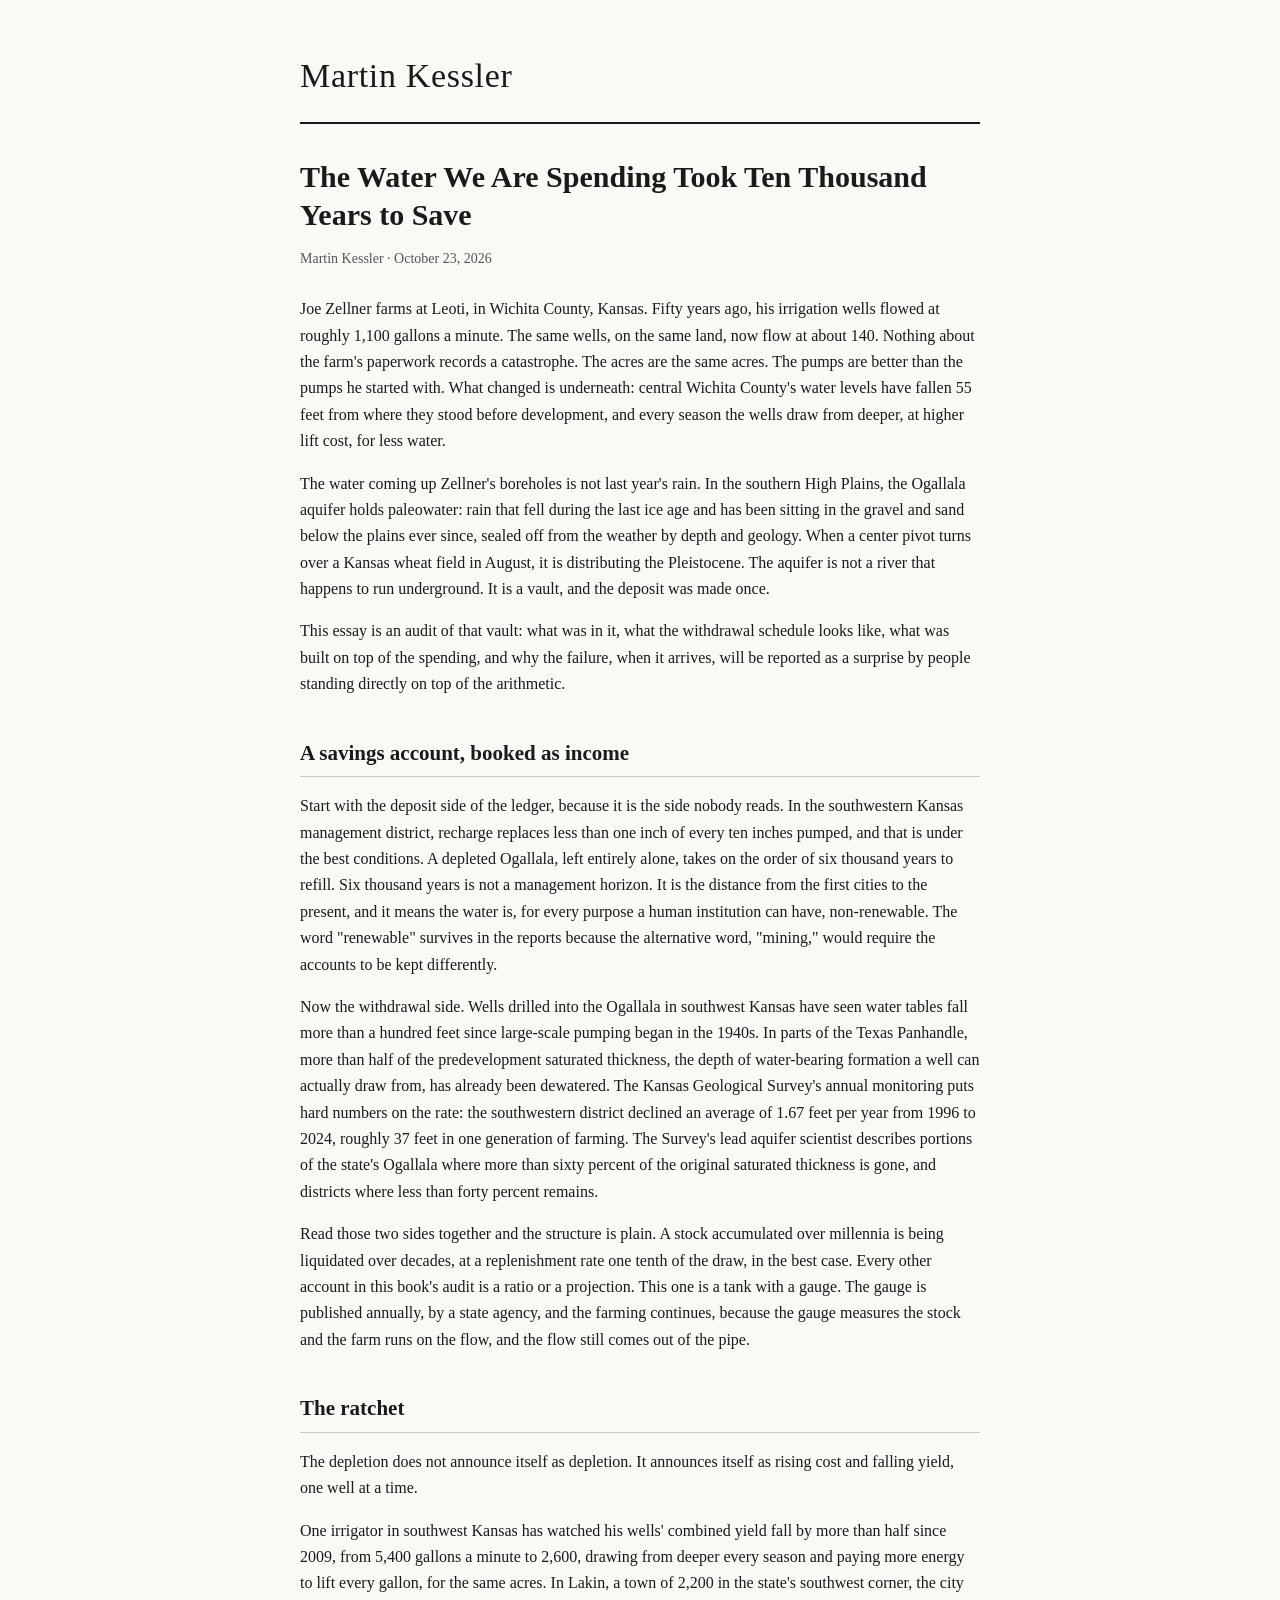
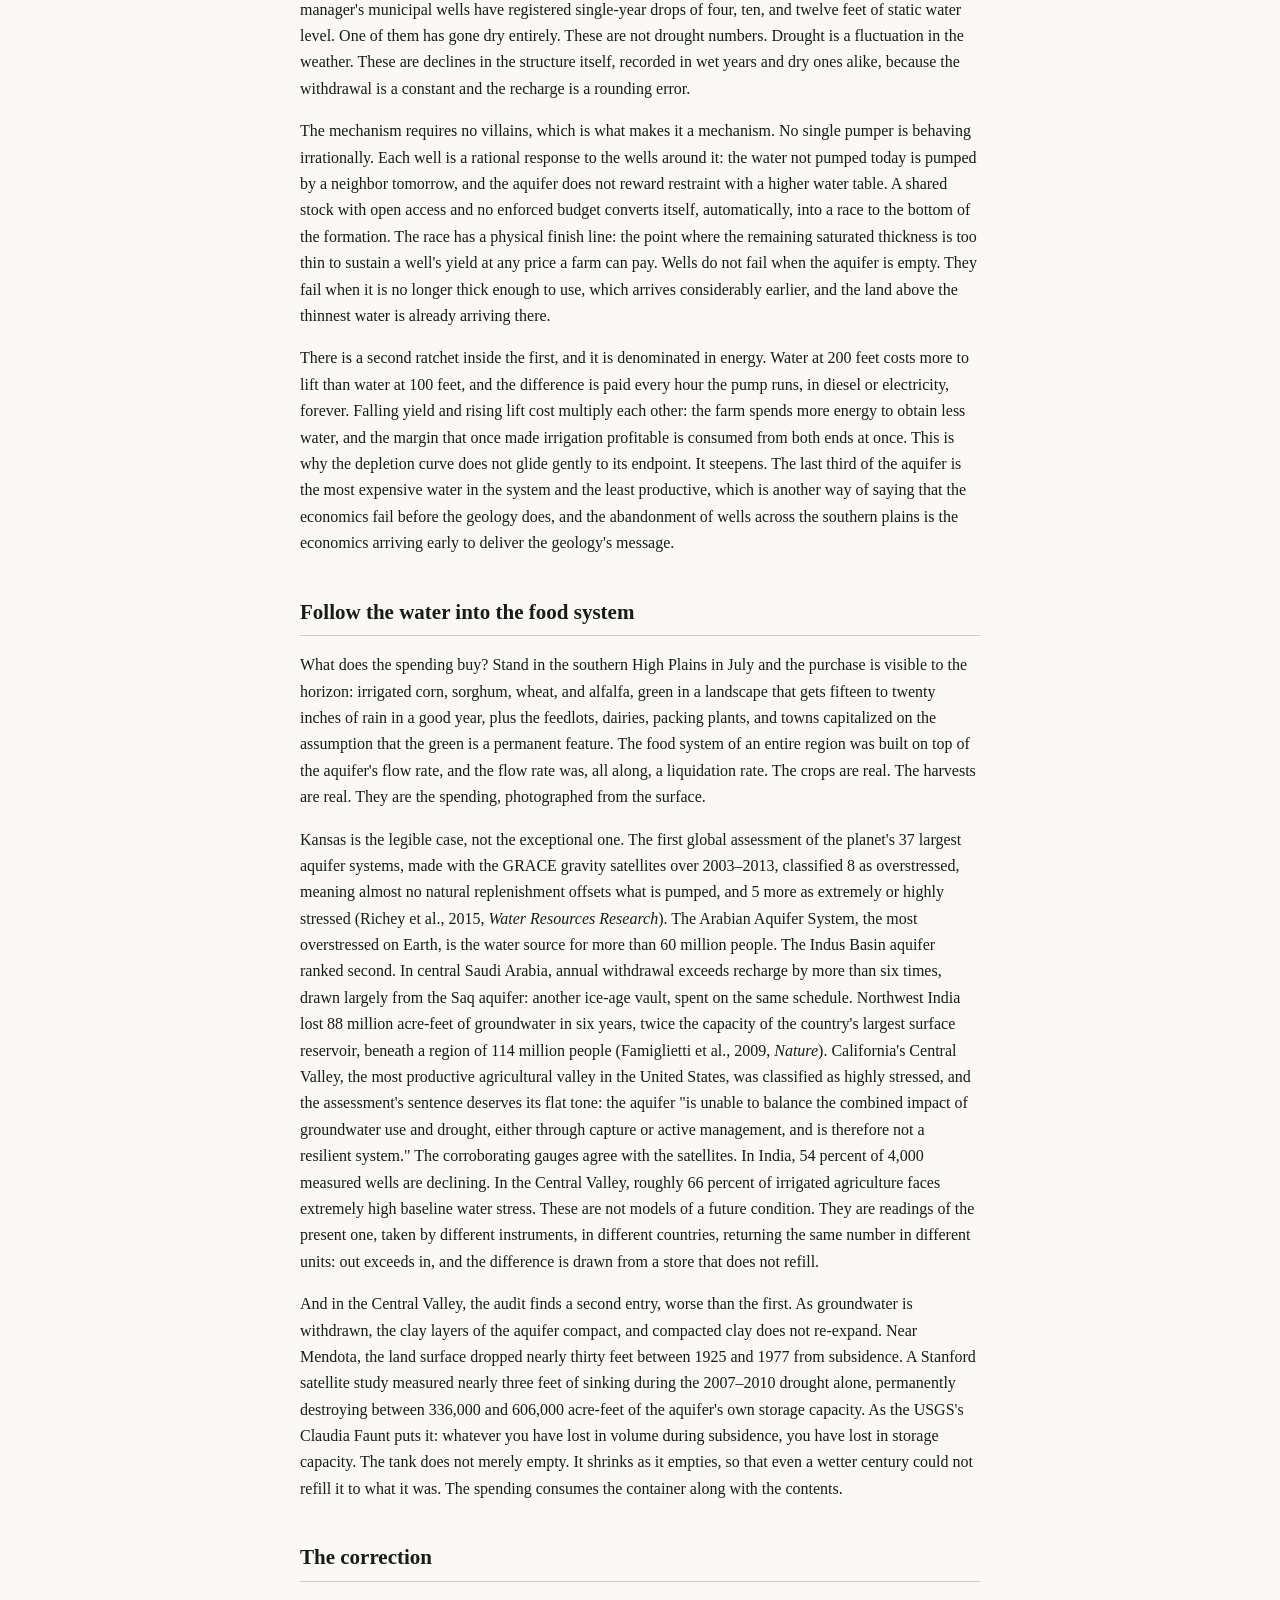
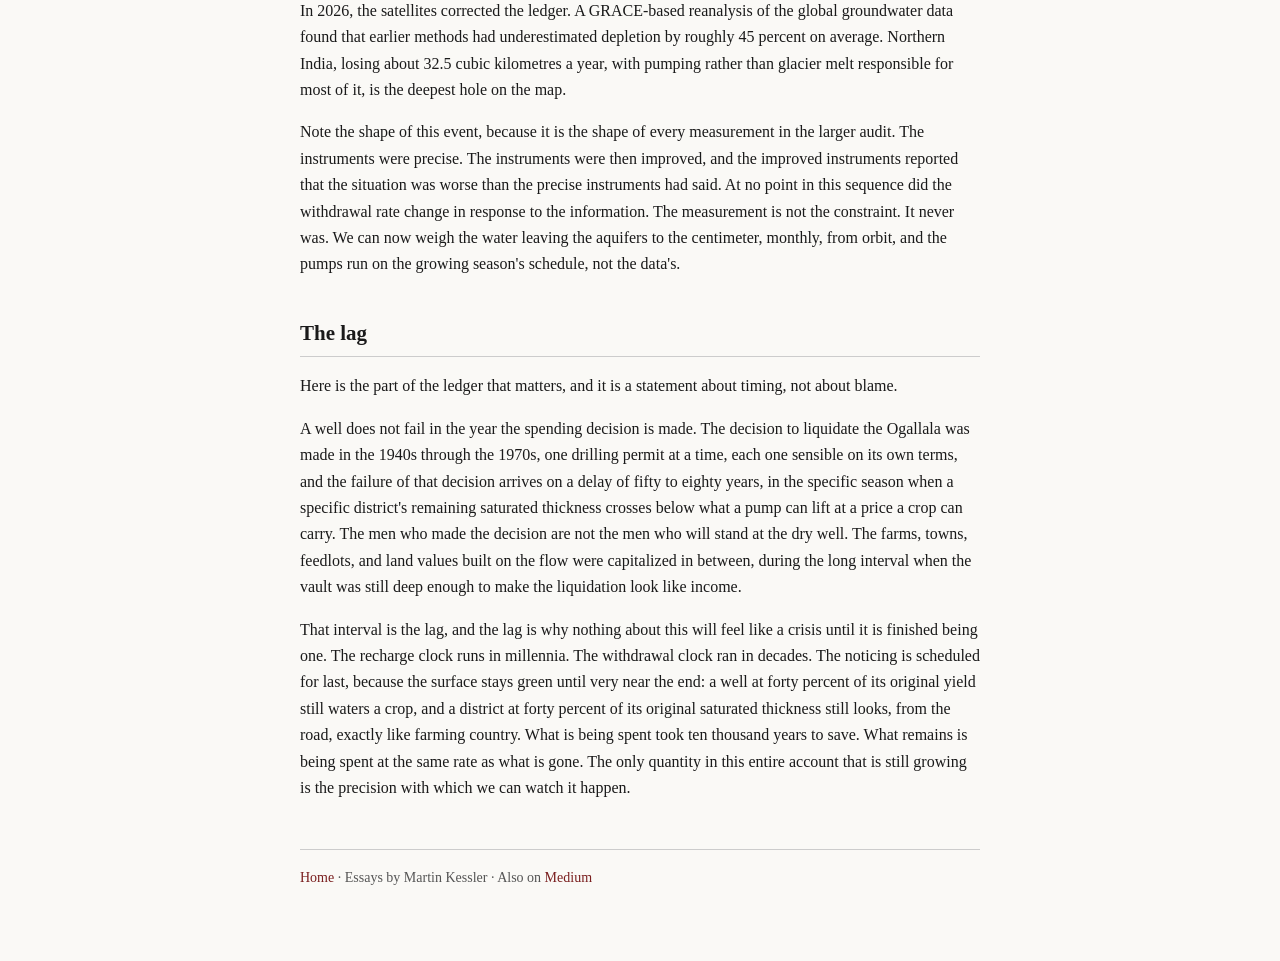
<file: essays/the-water-we-are-spending.html>
<!DOCTYPE html>
<html lang="en">
<head>
<meta charset="utf-8">
<meta name="viewport" content="width=device-width, initial-scale=1">
<title>The Water We Are Spending Took Ten Thousand Years to Save — Martin Kessler</title>
<meta name="author" content="Martin Kessler">
<meta property="og:title" content="The Water We Are Spending Took Ten Thousand Years to Save">
<meta property="og:type" content="article">
<meta property="og:author" content="Martin Kessler">
<link rel="stylesheet" href="../style.css">
</head>
<body>
<div class="wrap">
<header class="site"><p class="name"><a href="../index.html" style="color:#1a1a1a">Martin Kessler</a></p></header>
<article>
<h1>The Water We Are Spending Took Ten Thousand Years to Save</h1>
<p class="byline">Martin Kessler · October 23, 2026</p>
<p>Joe Zellner farms at Leoti, in Wichita County, Kansas. Fifty years ago, his irrigation wells flowed at roughly 1,100 gallons a minute. The same wells, on the same land, now flow at about 140. Nothing about the farm&#x27;s paperwork records a catastrophe. The acres are the same acres. The pumps are better than the pumps he started with. What changed is underneath: central Wichita County&#x27;s water levels have fallen 55 feet from where they stood before development, and every season the wells draw from deeper, at higher lift cost, for less water.</p>
<p>The water coming up Zellner&#x27;s boreholes is not last year&#x27;s rain. In the southern High Plains, the Ogallala aquifer holds paleowater: rain that fell during the last ice age and has been sitting in the gravel and sand below the plains ever since, sealed off from the weather by depth and geology. When a center pivot turns over a Kansas wheat field in August, it is distributing the Pleistocene. The aquifer is not a river that happens to run underground. It is a vault, and the deposit was made once.</p>
<p>This essay is an audit of that vault: what was in it, what the withdrawal schedule looks like, what was built on top of the spending, and why the failure, when it arrives, will be reported as a surprise by people standing directly on top of the arithmetic.</p>
<h2>A savings account, booked as income</h2>
<p>Start with the deposit side of the ledger, because it is the side nobody reads. In the southwestern Kansas management district, recharge replaces less than one inch of every ten inches pumped, and that is under the best conditions. A depleted Ogallala, left entirely alone, takes on the order of six thousand years to refill. Six thousand years is not a management horizon. It is the distance from the first cities to the present, and it means the water is, for every purpose a human institution can have, non-renewable. The word &quot;renewable&quot; survives in the reports because the alternative word, &quot;mining,&quot; would require the accounts to be kept differently.</p>
<p>Now the withdrawal side. Wells drilled into the Ogallala in southwest Kansas have seen water tables fall more than a hundred feet since large-scale pumping began in the 1940s. In parts of the Texas Panhandle, more than half of the predevelopment saturated thickness, the depth of water-bearing formation a well can actually draw from, has already been dewatered. The Kansas Geological Survey&#x27;s annual monitoring puts hard numbers on the rate: the southwestern district declined an average of 1.67 feet per year from 1996 to 2024, roughly 37 feet in one generation of farming. The Survey&#x27;s lead aquifer scientist describes portions of the state&#x27;s Ogallala where more than sixty percent of the original saturated thickness is gone, and districts where less than forty percent remains.</p>
<p>Read those two sides together and the structure is plain. A stock accumulated over millennia is being liquidated over decades, at a replenishment rate one tenth of the draw, in the best case. Every other account in this book&#x27;s audit is a ratio or a projection. This one is a tank with a gauge. The gauge is published annually, by a state agency, and the farming continues, because the gauge measures the stock and the farm runs on the flow, and the flow still comes out of the pipe.</p>
<h2>The ratchet</h2>
<p>The depletion does not announce itself as depletion. It announces itself as rising cost and falling yield, one well at a time.</p>
<p>One irrigator in southwest Kansas has watched his wells&#x27; combined yield fall by more than half since 2009, from 5,400 gallons a minute to 2,600, drawing from deeper every season and paying more energy to lift every gallon, for the same acres. In Lakin, a town of 2,200 in the state&#x27;s southwest corner, the city manager&#x27;s municipal wells have registered single-year drops of four, ten, and twelve feet of static water level. One of them has gone dry entirely. These are not drought numbers. Drought is a fluctuation in the weather. These are declines in the structure itself, recorded in wet years and dry ones alike, because the withdrawal is a constant and the recharge is a rounding error.</p>
<p>The mechanism requires no villains, which is what makes it a mechanism. No single pumper is behaving irrationally. Each well is a rational response to the wells around it: the water not pumped today is pumped by a neighbor tomorrow, and the aquifer does not reward restraint with a higher water table. A shared stock with open access and no enforced budget converts itself, automatically, into a race to the bottom of the formation. The race has a physical finish line: the point where the remaining saturated thickness is too thin to sustain a well&#x27;s yield at any price a farm can pay. Wells do not fail when the aquifer is empty. They fail when it is no longer thick enough to use, which arrives considerably earlier, and the land above the thinnest water is already arriving there.</p>
<p>There is a second ratchet inside the first, and it is denominated in energy. Water at 200 feet costs more to lift than water at 100 feet, and the difference is paid every hour the pump runs, in diesel or electricity, forever. Falling yield and rising lift cost multiply each other: the farm spends more energy to obtain less water, and the margin that once made irrigation profitable is consumed from both ends at once. This is why the depletion curve does not glide gently to its endpoint. It steepens. The last third of the aquifer is the most expensive water in the system and the least productive, which is another way of saying that the economics fail before the geology does, and the abandonment of wells across the southern plains is the economics arriving early to deliver the geology&#x27;s message.</p>
<h2>Follow the water into the food system</h2>
<p>What does the spending buy? Stand in the southern High Plains in July and the purchase is visible to the horizon: irrigated corn, sorghum, wheat, and alfalfa, green in a landscape that gets fifteen to twenty inches of rain in a good year, plus the feedlots, dairies, packing plants, and towns capitalized on the assumption that the green is a permanent feature. The food system of an entire region was built on top of the aquifer&#x27;s flow rate, and the flow rate was, all along, a liquidation rate. The crops are real. The harvests are real. They are the spending, photographed from the surface.</p>
<p>Kansas is the legible case, not the exceptional one. The first global assessment of the planet&#x27;s 37 largest aquifer systems, made with the GRACE gravity satellites over 2003–2013, classified 8 as overstressed, meaning almost no natural replenishment offsets what is pumped, and 5 more as extremely or highly stressed (Richey et al., 2015, <em>Water Resources Research</em>). The Arabian Aquifer System, the most overstressed on Earth, is the water source for more than 60 million people. The Indus Basin aquifer ranked second. In central Saudi Arabia, annual withdrawal exceeds recharge by more than six times, drawn largely from the Saq aquifer: another ice-age vault, spent on the same schedule. Northwest India lost 88 million acre-feet of groundwater in six years, twice the capacity of the country&#x27;s largest surface reservoir, beneath a region of 114 million people (Famiglietti et al., 2009, <em>Nature</em>). California&#x27;s Central Valley, the most productive agricultural valley in the United States, was classified as highly stressed, and the assessment&#x27;s sentence deserves its flat tone: the aquifer &quot;is unable to balance the combined impact of groundwater use and drought, either through capture or active management, and is therefore not a resilient system.&quot; The corroborating gauges agree with the satellites. In India, 54 percent of 4,000 measured wells are declining. In the Central Valley, roughly 66 percent of irrigated agriculture faces extremely high baseline water stress. These are not models of a future condition. They are readings of the present one, taken by different instruments, in different countries, returning the same number in different units: out exceeds in, and the difference is drawn from a store that does not refill.</p>
<p>And in the Central Valley, the audit finds a second entry, worse than the first. As groundwater is withdrawn, the clay layers of the aquifer compact, and compacted clay does not re-expand. Near Mendota, the land surface dropped nearly thirty feet between 1925 and 1977 from subsidence. A Stanford satellite study measured nearly three feet of sinking during the 2007–2010 drought alone, permanently destroying between 336,000 and 606,000 acre-feet of the aquifer&#x27;s own storage capacity. As the USGS&#x27;s Claudia Faunt puts it: whatever you have lost in volume during subsidence, you have lost in storage capacity. The tank does not merely empty. It shrinks as it empties, so that even a wetter century could not refill it to what it was. The spending consumes the container along with the contents.</p>
<h2>The correction</h2>
<p>In 2026, the satellites corrected the ledger. A GRACE-based reanalysis of the global groundwater data found that earlier methods had underestimated depletion by roughly 45 percent on average. Northern India, losing about 32.5 cubic kilometres a year, with pumping rather than glacier melt responsible for most of it, is the deepest hole on the map.</p>
<p>Note the shape of this event, because it is the shape of every measurement in the larger audit. The instruments were precise. The instruments were then improved, and the improved instruments reported that the situation was worse than the precise instruments had said. At no point in this sequence did the withdrawal rate change in response to the information. The measurement is not the constraint. It never was. We can now weigh the water leaving the aquifers to the centimeter, monthly, from orbit, and the pumps run on the growing season&#x27;s schedule, not the data&#x27;s.</p>
<h2>The lag</h2>
<p>Here is the part of the ledger that matters, and it is a statement about timing, not about blame.</p>
<p>A well does not fail in the year the spending decision is made. The decision to liquidate the Ogallala was made in the 1940s through the 1970s, one drilling permit at a time, each one sensible on its own terms, and the failure of that decision arrives on a delay of fifty to eighty years, in the specific season when a specific district&#x27;s remaining saturated thickness crosses below what a pump can lift at a price a crop can carry. The men who made the decision are not the men who will stand at the dry well. The farms, towns, feedlots, and land values built on the flow were capitalized in between, during the long interval when the vault was still deep enough to make the liquidation look like income.</p>
<p>That interval is the lag, and the lag is why nothing about this will feel like a crisis until it is finished being one. The recharge clock runs in millennia. The withdrawal clock ran in decades. The noticing is scheduled for last, because the surface stays green until very near the end: a well at forty percent of its original yield still waters a crop, and a district at forty percent of its original saturated thickness still looks, from the road, exactly like farming country. What is being spent took ten thousand years to save. What remains is being spent at the same rate as what is gone. The only quantity in this entire account that is still growing is the precision with which we can watch it happen.</p>
</article>
<footer class="site"><a href="../index.html">Home</a> · Essays by Martin Kessler · Also on <a href="https://medium.com/@martinkessler">Medium</a></footer>
</div>
</body>
</html>
</file>
<file: style.css>
body{font-family:Georgia,'Times New Roman',serif;background:#faf9f6;color:#1a1a1a;margin:0;line-height:1.65}
.wrap{max-width:680px;margin:0 auto;padding:48px 22px 72px}
header.site{border-bottom:2px solid #1a1a1a;padding-bottom:18px;margin-bottom:34px}
header.site .name{font-size:34px;letter-spacing:.02em;margin:0}
header.site .role{font-style:italic;color:#555;margin:4px 0 0}
h2{font-size:21px;margin:38px 0 10px;border-bottom:1px solid #ccc;padding-bottom:6px}
a{color:#7a1f1f;text-decoration:none}
a:hover{text-decoration:underline}
.essay-list{list-style:none;padding:0}
.essay-list li{margin:0 0 18px}
.essay-list .t{font-size:19px}
.essay-list .d{color:#555;font-size:14px}
article h1{font-size:30px;line-height:1.25;margin:0 0 6px}
.byline{color:#555;font-size:14px;margin-bottom:26px}
footer.site{border-top:1px solid #ccc;margin-top:48px;padding-top:16px;color:#555;font-size:14px}
blockquote{border-left:3px solid #999;margin:0 0 0 4px;padding-left:16px;color:#333}
</file>
